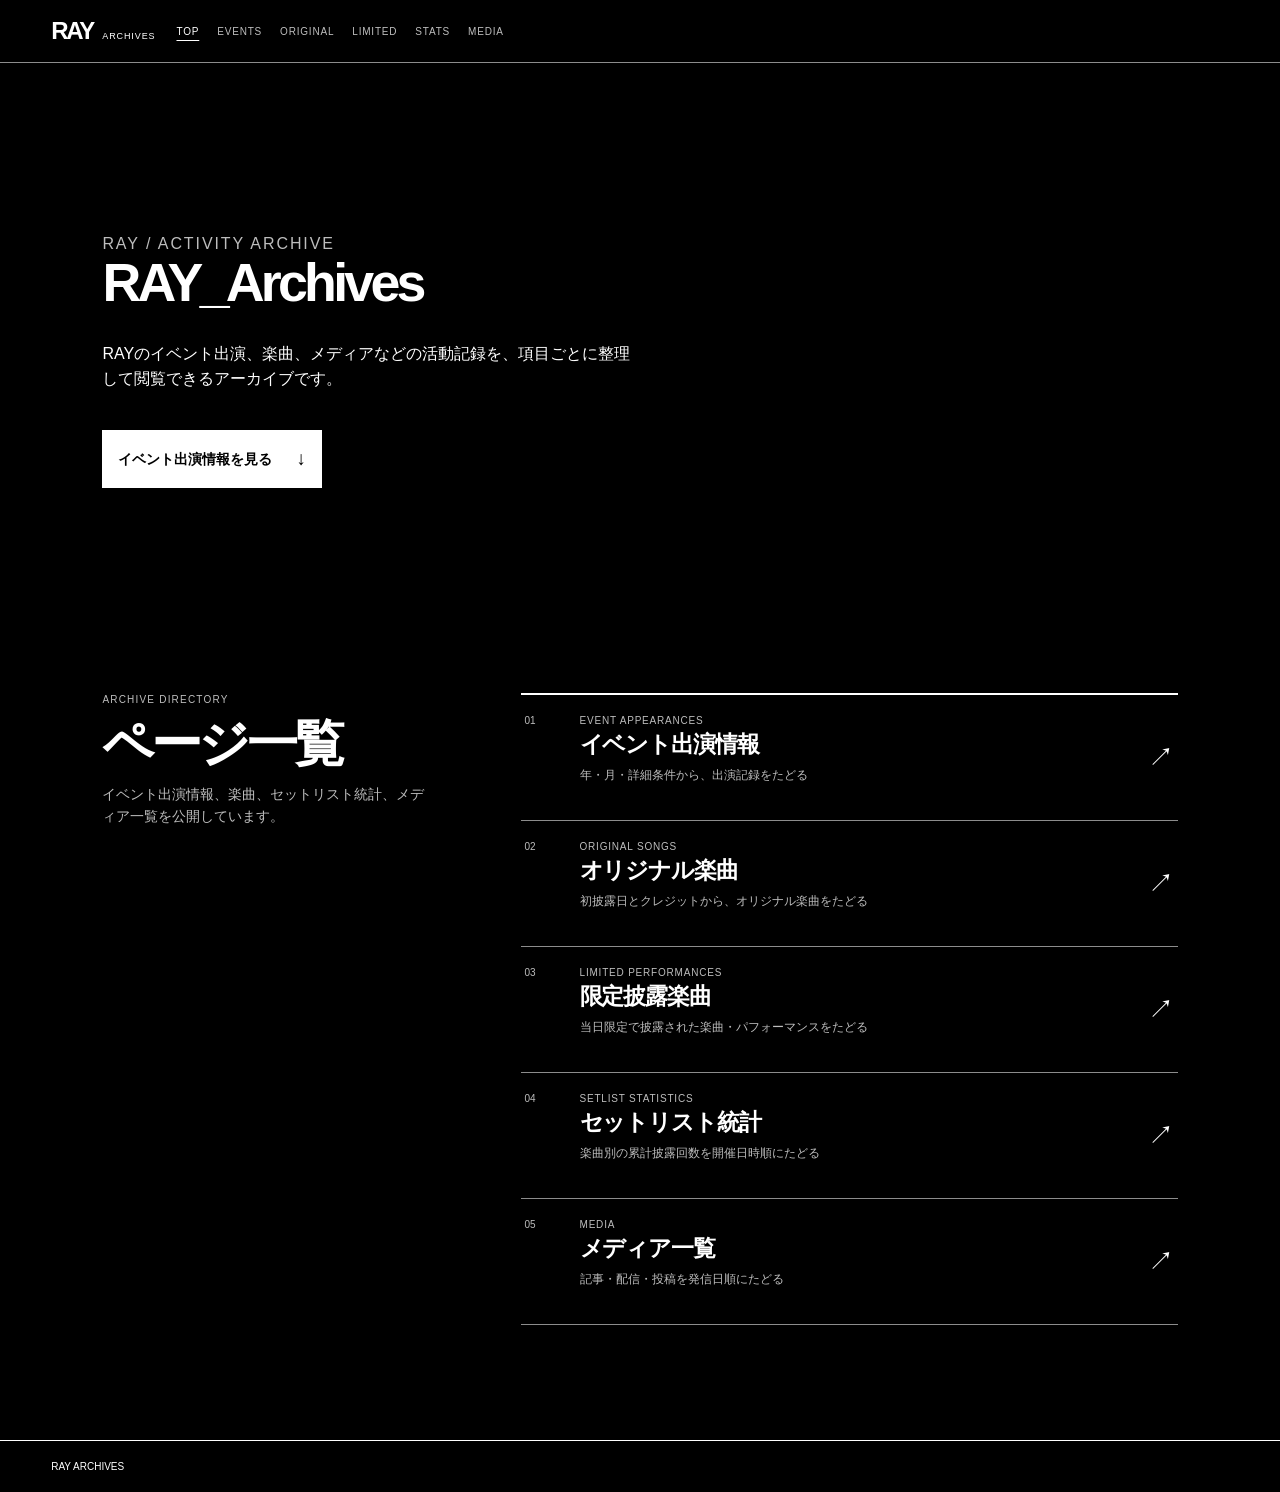
<file: index.html>
<!doctype html>
<html lang="ja">
  <head>
    <meta charset="UTF-8" />
    <meta name="viewport" content="width=device-width, initial-scale=1.0" />
    <meta name="description" content="アイドルグループRAYの活動記録を分野ごとに閲覧できるアーカイブ" />
    <meta name="robots" content="index,follow" />
    <meta name="google-site-verification" content="TF4WVhsZFQbN4tltDqkndMN8Iw1hAvyY95iJapKGbL4" />
    <link rel="canonical" href="https://hamaboh.github.io/RAY_Archives/" />
    <meta property="og:type" content="website" />
    <meta property="og:site_name" content="RAY Archives" />
    <meta property="og:title" content="RAY Archives" />
    <meta property="og:description" content="RAYのイベント出演、楽曲、セットリスト統計を閲覧できるアーカイブ" />
    <meta property="og:url" content="https://hamaboh.github.io/RAY_Archives/" />
    <title>RAY Archives</title>
    <link rel="stylesheet" href="site.css?v=20261107-song-pages" />
  </head>
  <body class="home-page">
    <a class="skip-link" href="#archive-pages">ページ一覧へ移動</a>
    <header class="site-header">
      <a class="wordmark" href="./" aria-label="RAY Archives トップ">RAY <span>ARCHIVES</span></a>
      <nav aria-label="主なページ"><a href="./" aria-current="page">TOP</a><a href="events/">EVENTS</a><a href="songs/">ORIGINAL</a><a href="limited-songs/">LIMITED</a><a href="statistics/">STATS</a><a href="media/">MEDIA</a></nav>
    </header>
    <main>
      <section class="home-hero" aria-labelledby="page-title"><p class="eyebrow">RAY / ACTIVITY ARCHIVE</p><h1 id="page-title">RAY_Archives</h1><p>RAYのイベント出演、楽曲、メディアなどの活動記録を、項目ごとに整理して閲覧できるアーカイブです。</p><a class="primary-link" href="events/">イベント出演情報を見る <span>↓</span></a></section>
      <section id="archive-pages" class="archive-pages" aria-labelledby="archive-pages-title"><header><p class="eyebrow">ARCHIVE DIRECTORY</p><h2 id="archive-pages-title">ページ一覧</h2><p>イベント出演情報、楽曲、セットリスト統計、メディア一覧を公開しています。</p></header><div class="page-grid"><a class="page-card page-card--active" href="events/"><span class="page-number">01</span><div><p>EVENT APPEARANCES</p><h3>イベント出演情報</h3><span class="page-card-copy">年・月・詳細条件から、出演記録をたどる</span></div><b aria-hidden="true">↗</b></a><a class="page-card page-card--active" href="songs/"><span class="page-number">02</span><div><p>ORIGINAL SONGS</p><h3>オリジナル楽曲</h3><span class="page-card-copy">初披露日とクレジットから、オリジナル楽曲をたどる</span></div><b aria-hidden="true">↗</b></a><a class="page-card page-card--active" href="limited-songs/"><span class="page-number">03</span><div><p>LIMITED PERFORMANCES</p><h3>限定披露楽曲</h3><span class="page-card-copy">当日限定で披露された楽曲・パフォーマンスをたどる</span></div><b aria-hidden="true">↗</b></a><a class="page-card page-card--active" href="statistics/"><span class="page-number">04</span><div><p>SETLIST STATISTICS</p><h3>セットリスト統計</h3><span class="page-card-copy">楽曲別の累計披露回数を開催日時順にたどる</span></div><b aria-hidden="true">↗</b></a><a class="page-card page-card--active" href="media/"><span class="page-number">05</span><div><p>MEDIA</p><h3>メディア一覧</h3><span class="page-card-copy">記事・配信・投稿を発信日順にたどる</span></div><b aria-hidden="true">↗</b></a></div></section>
    </main>
    <footer><p>RAY ARCHIVES</p></footer>
  </body>
</html>
</file>
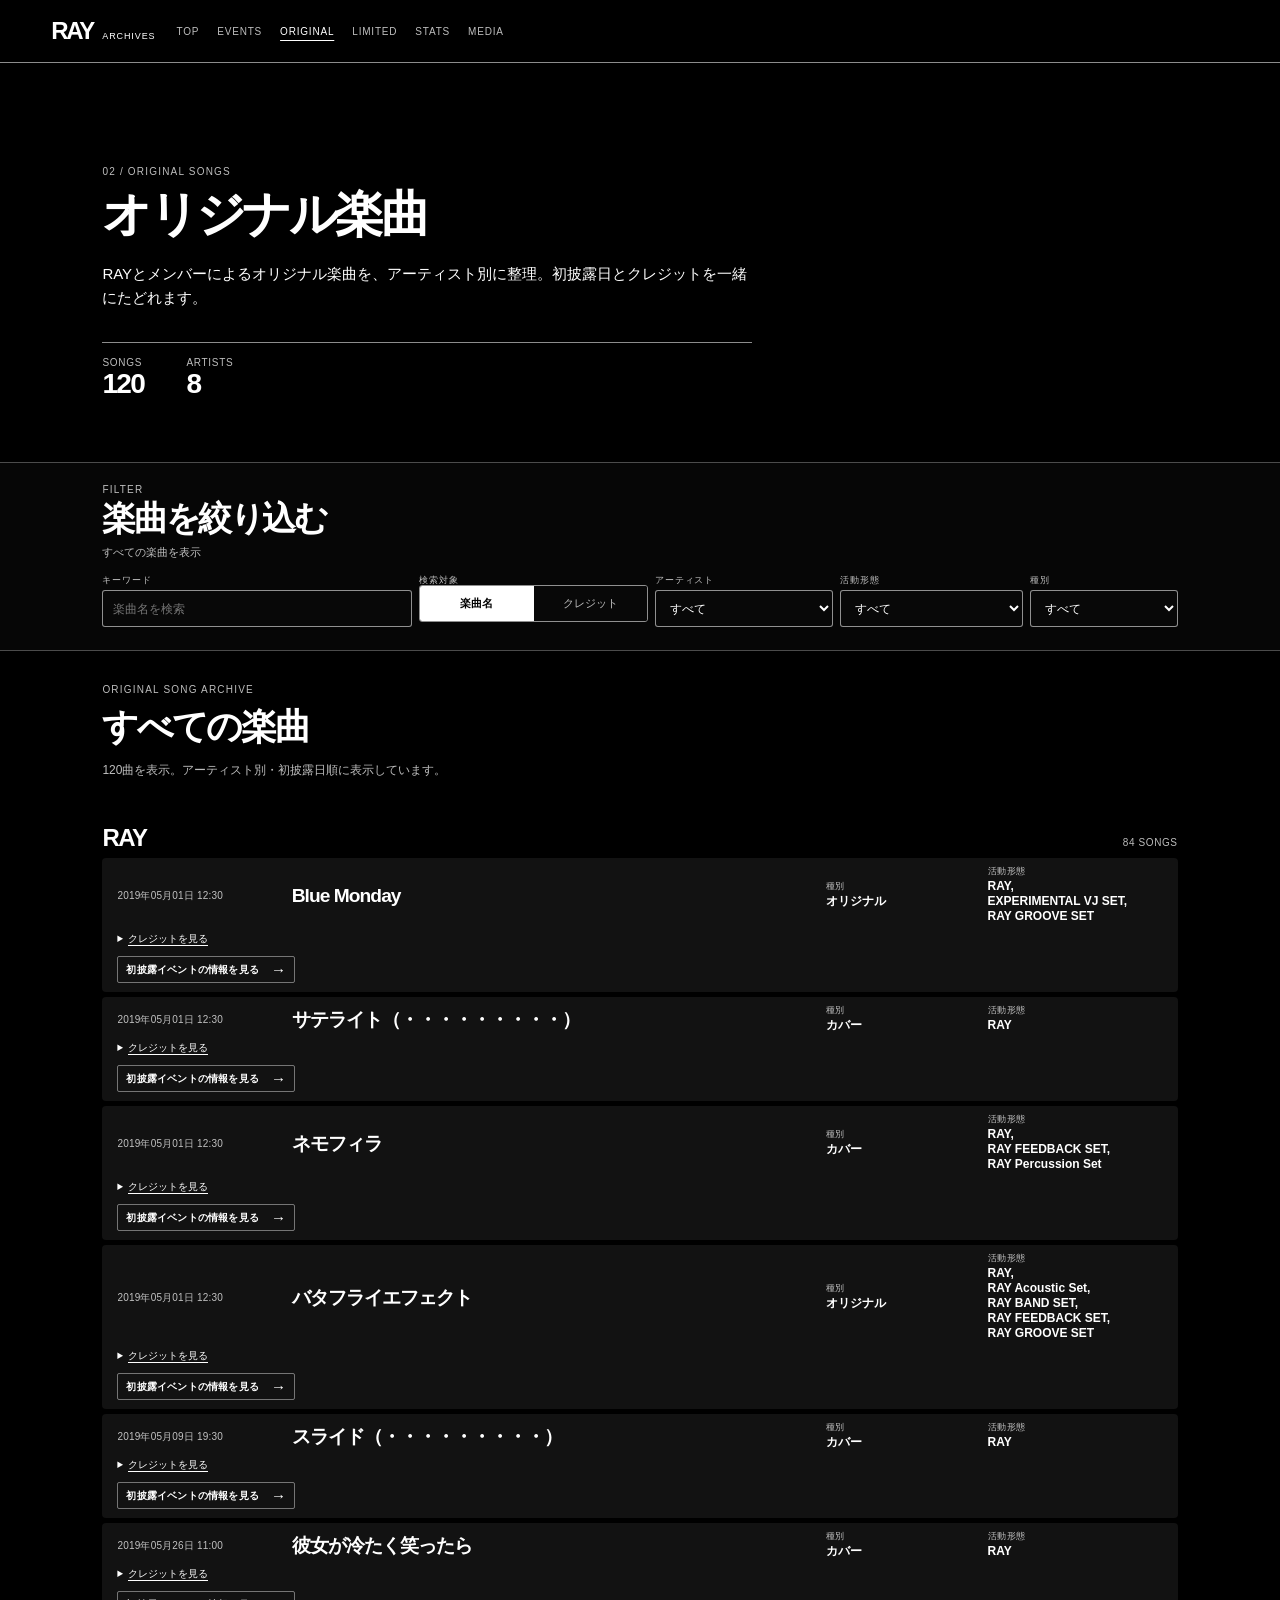
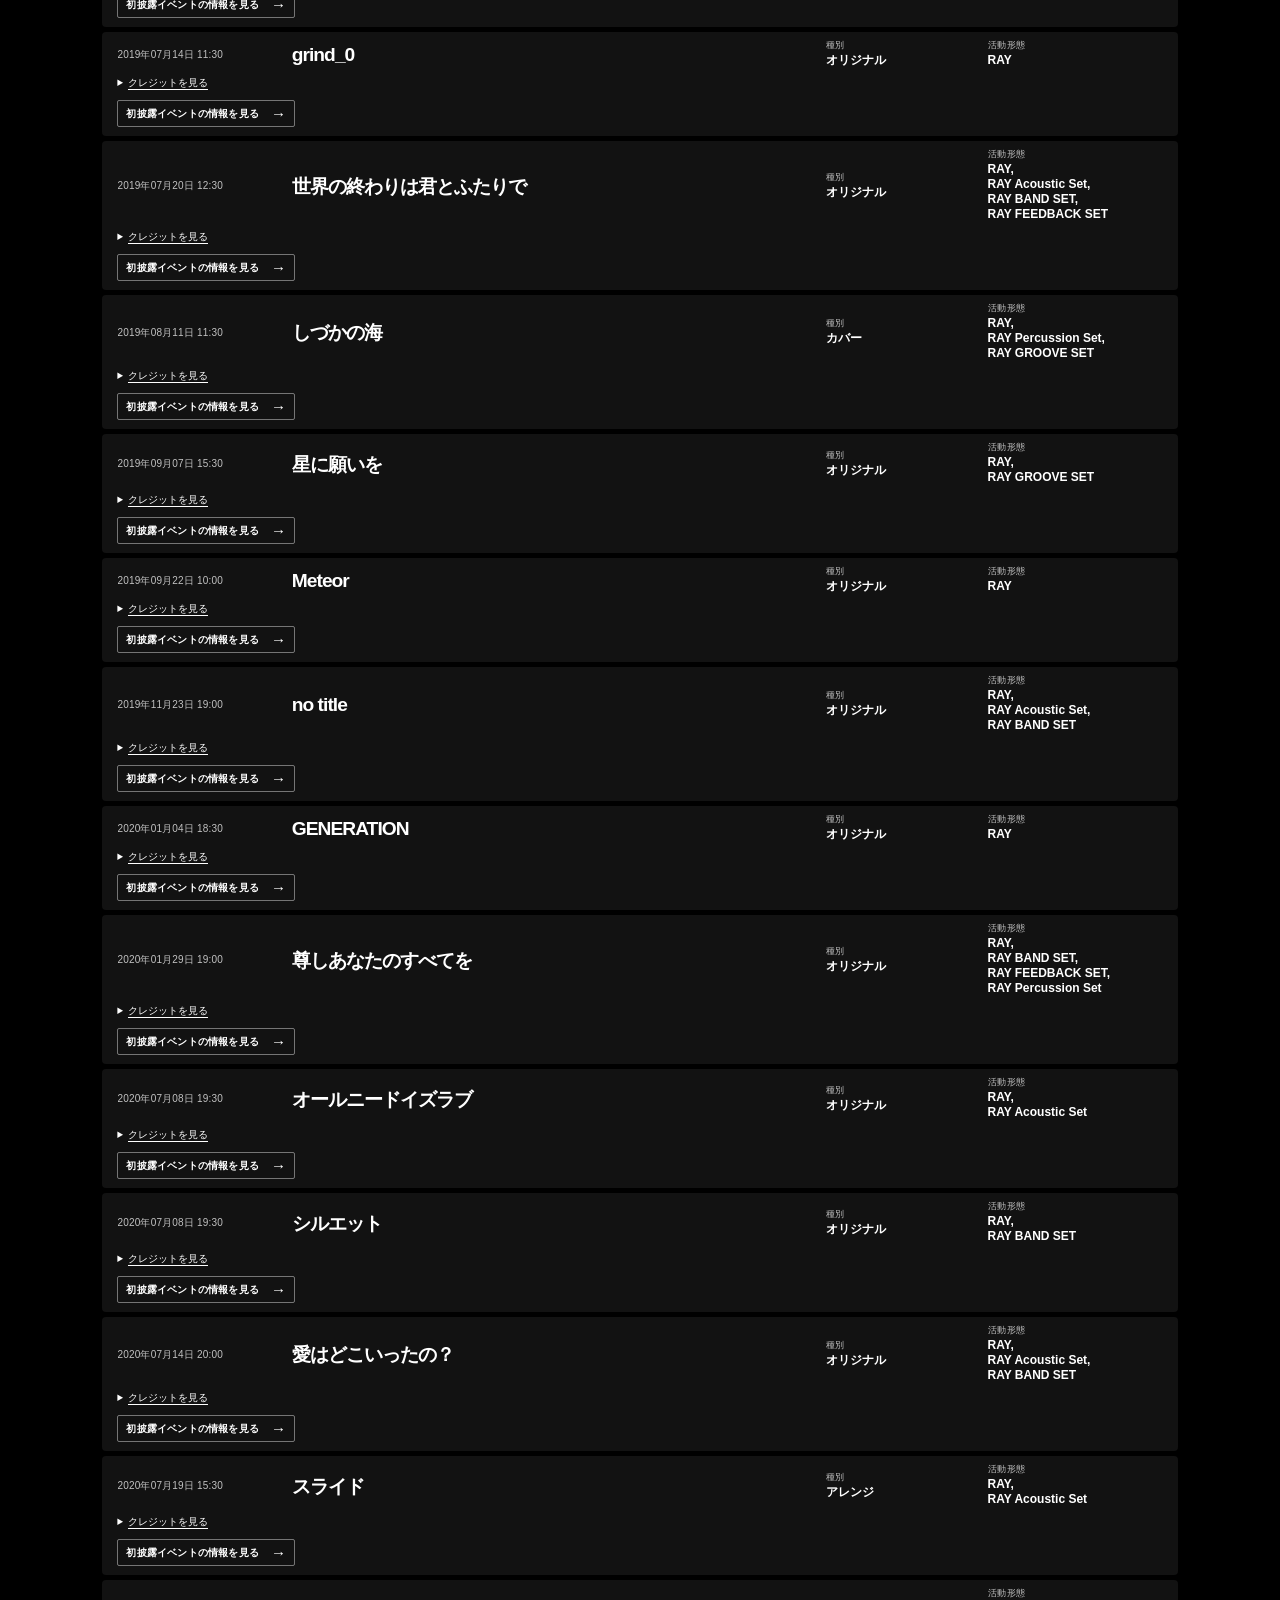
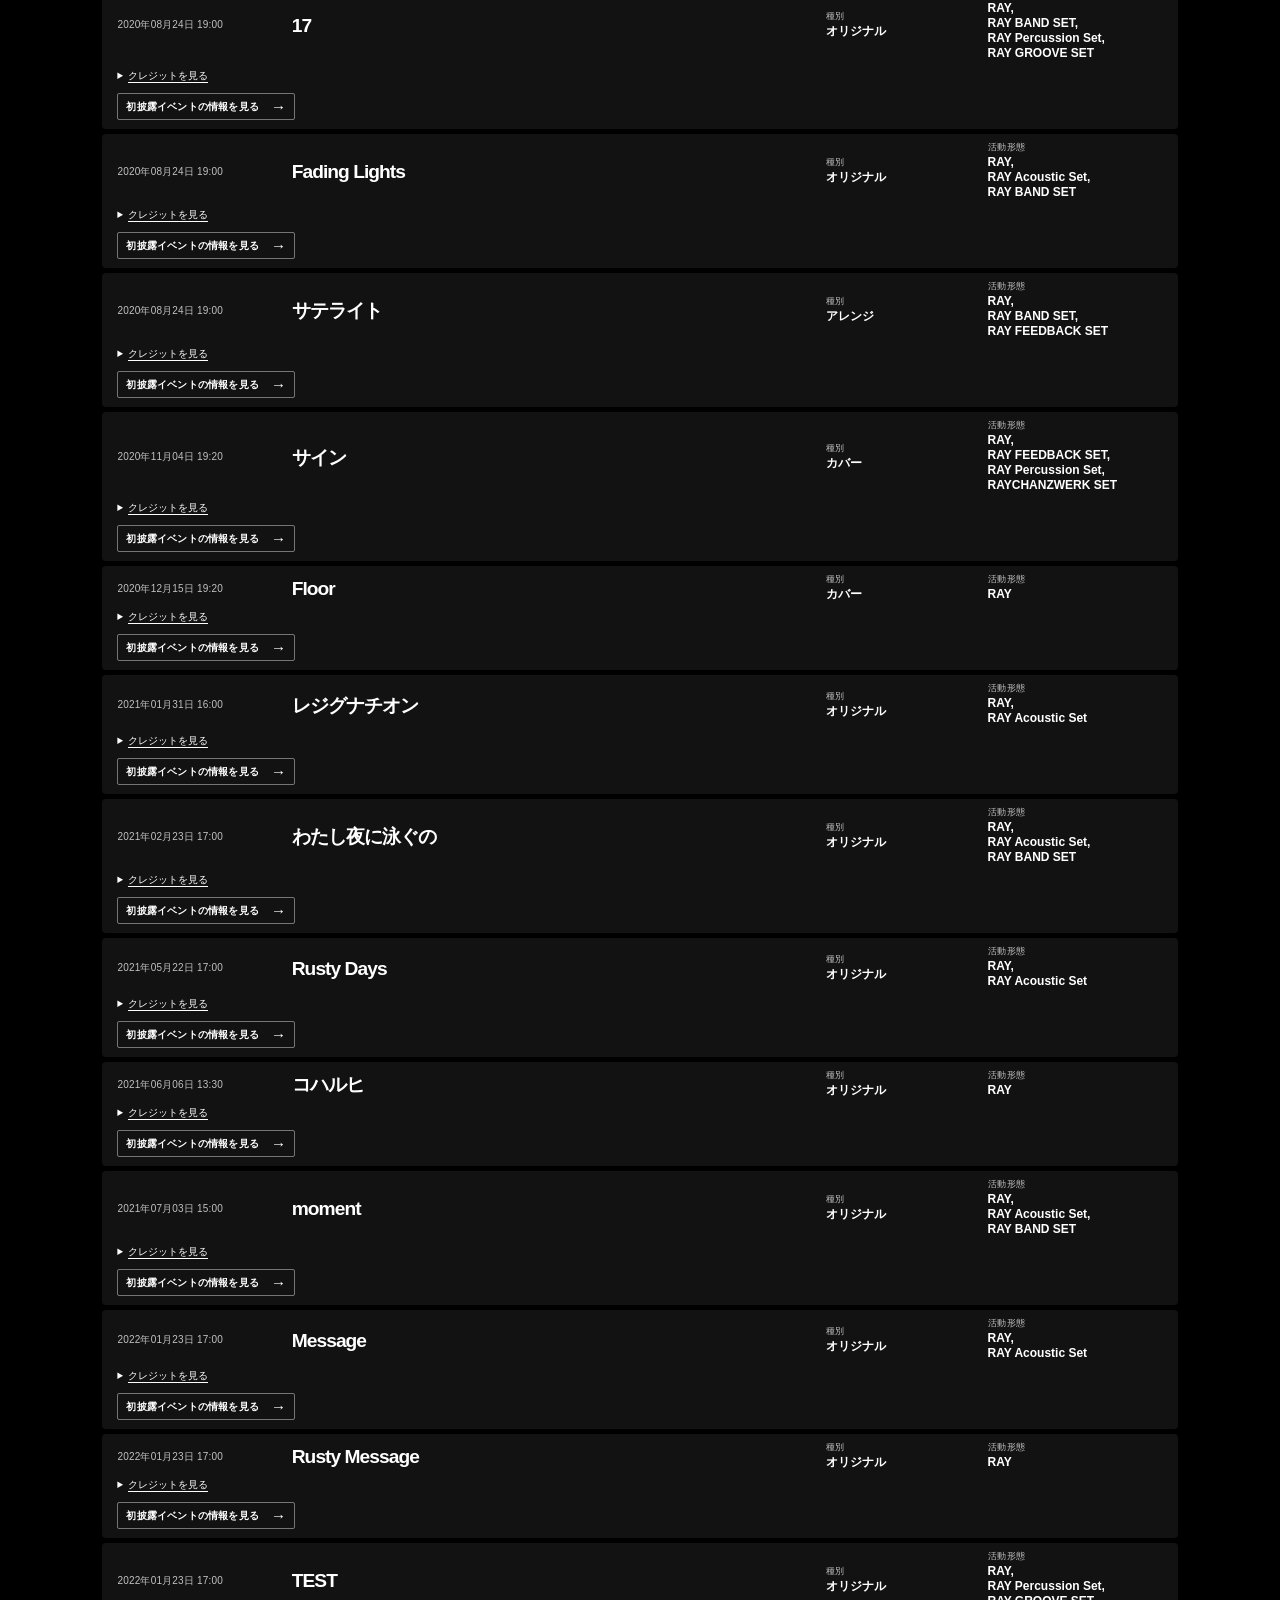
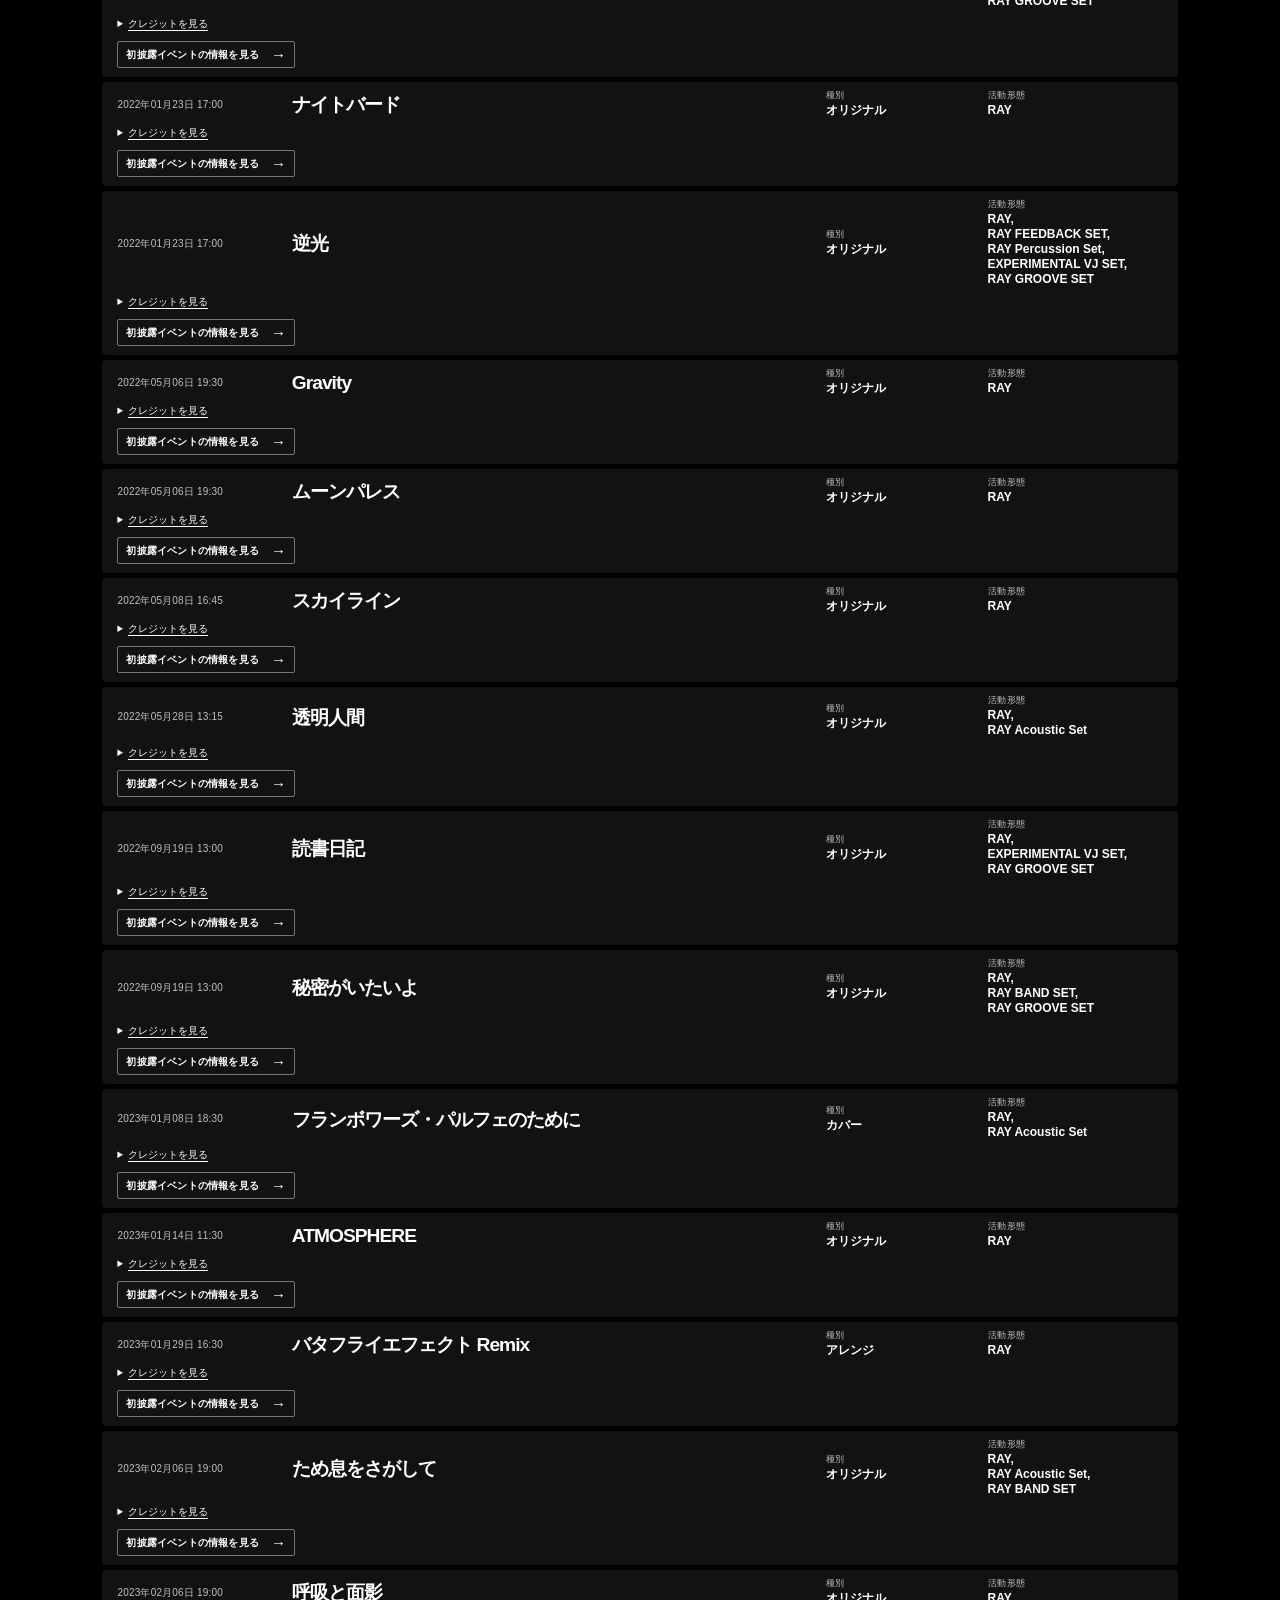
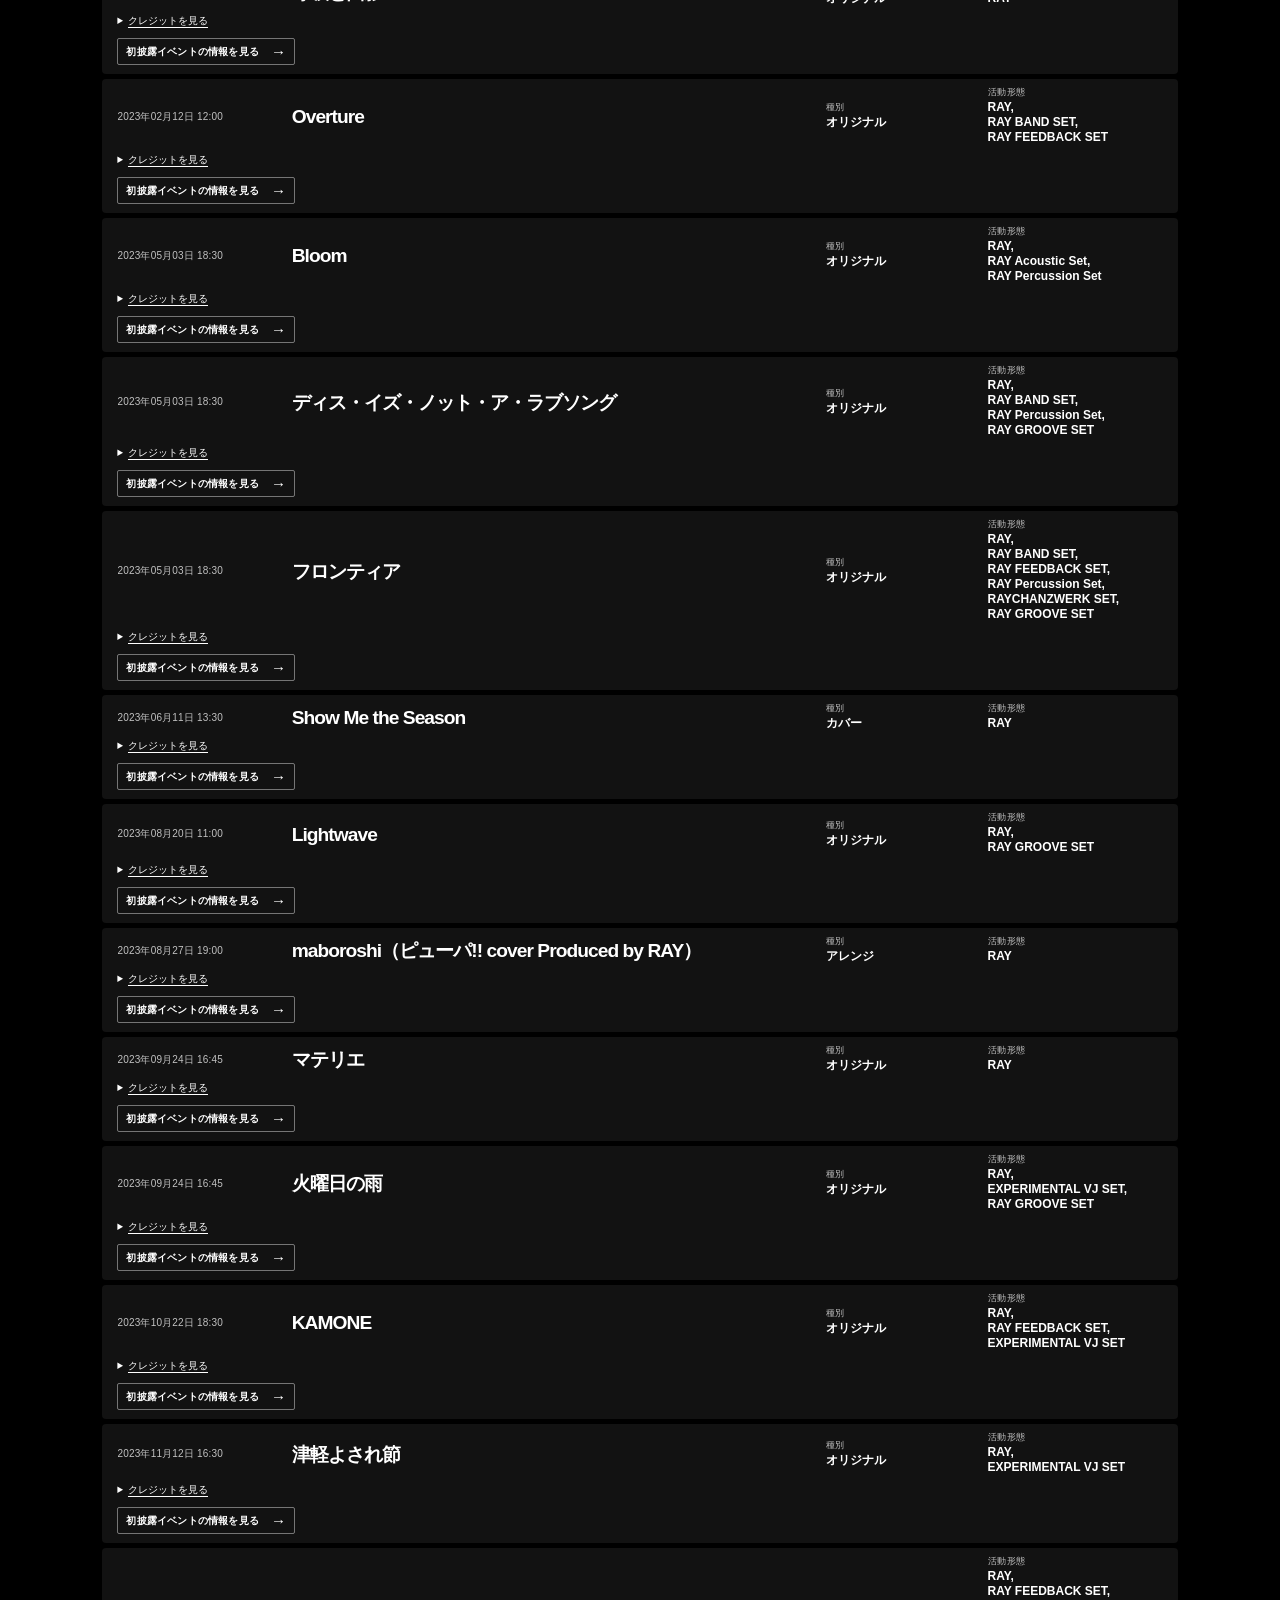
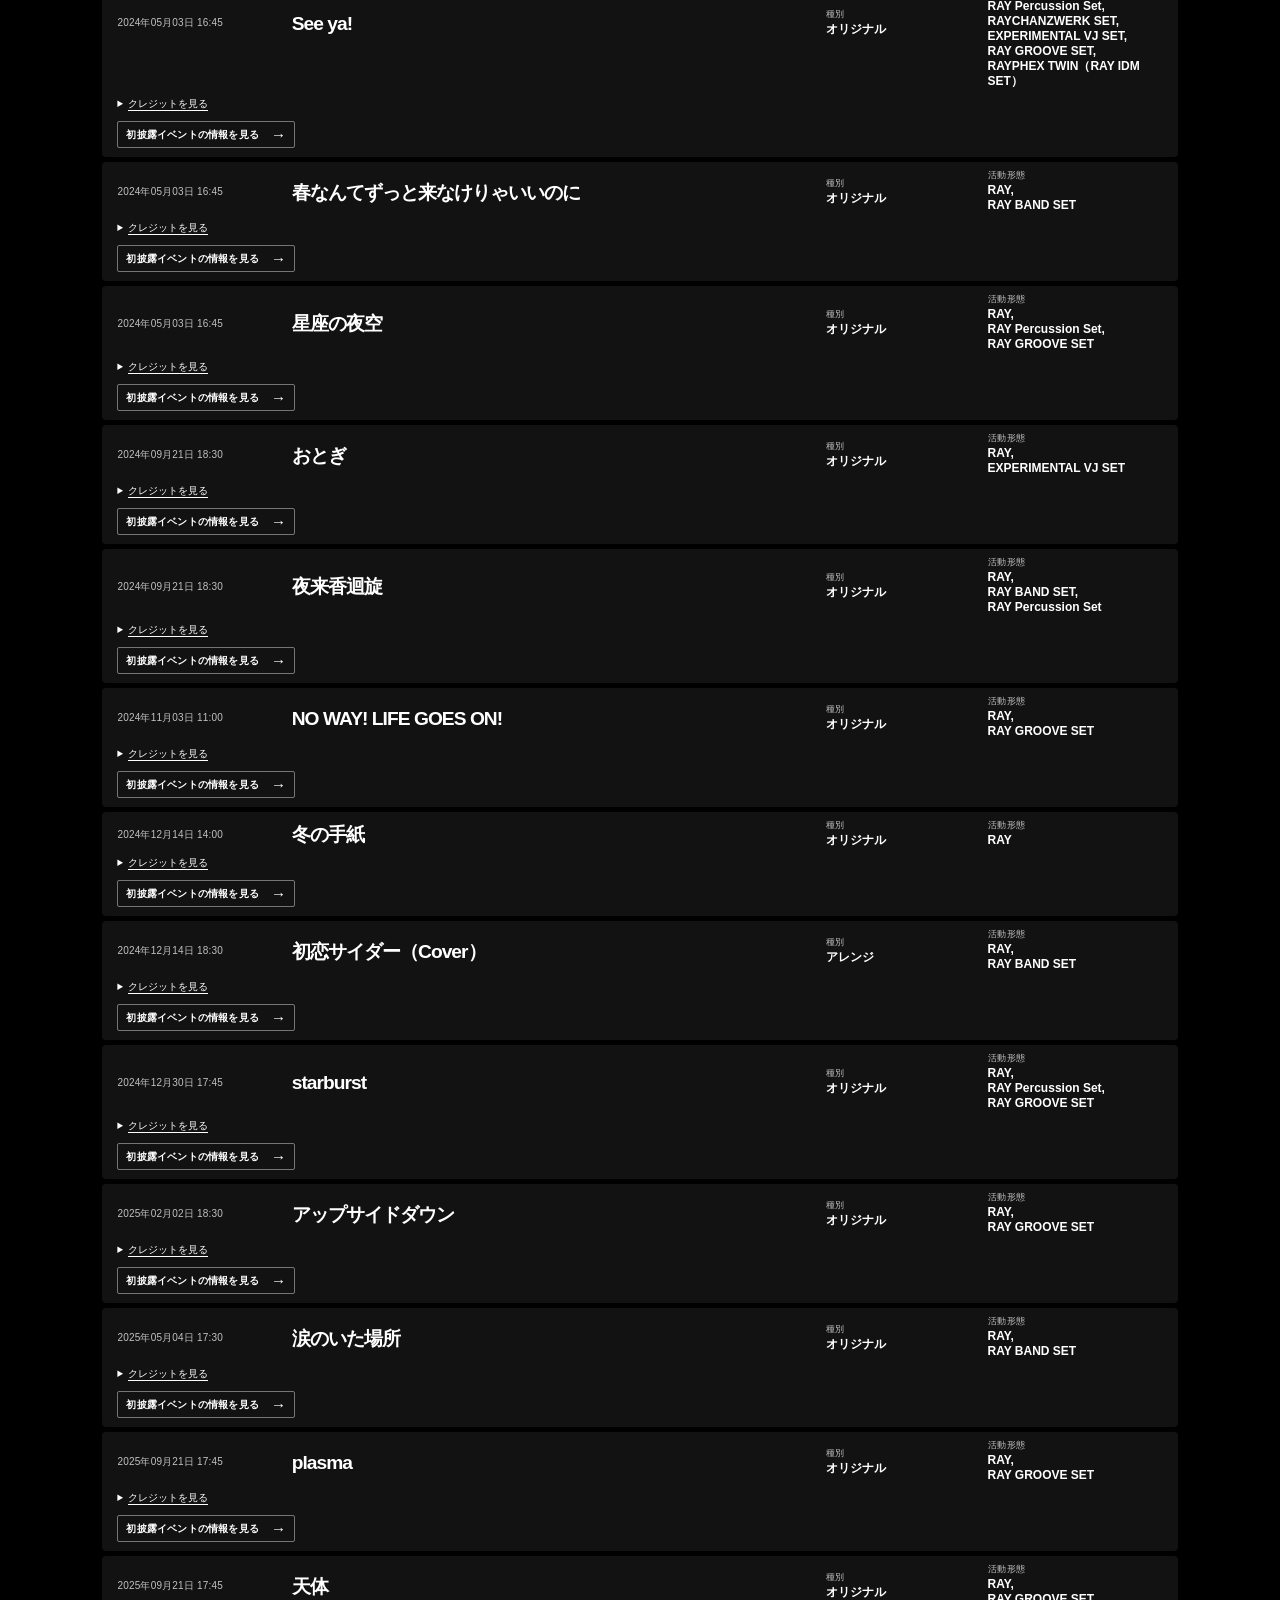
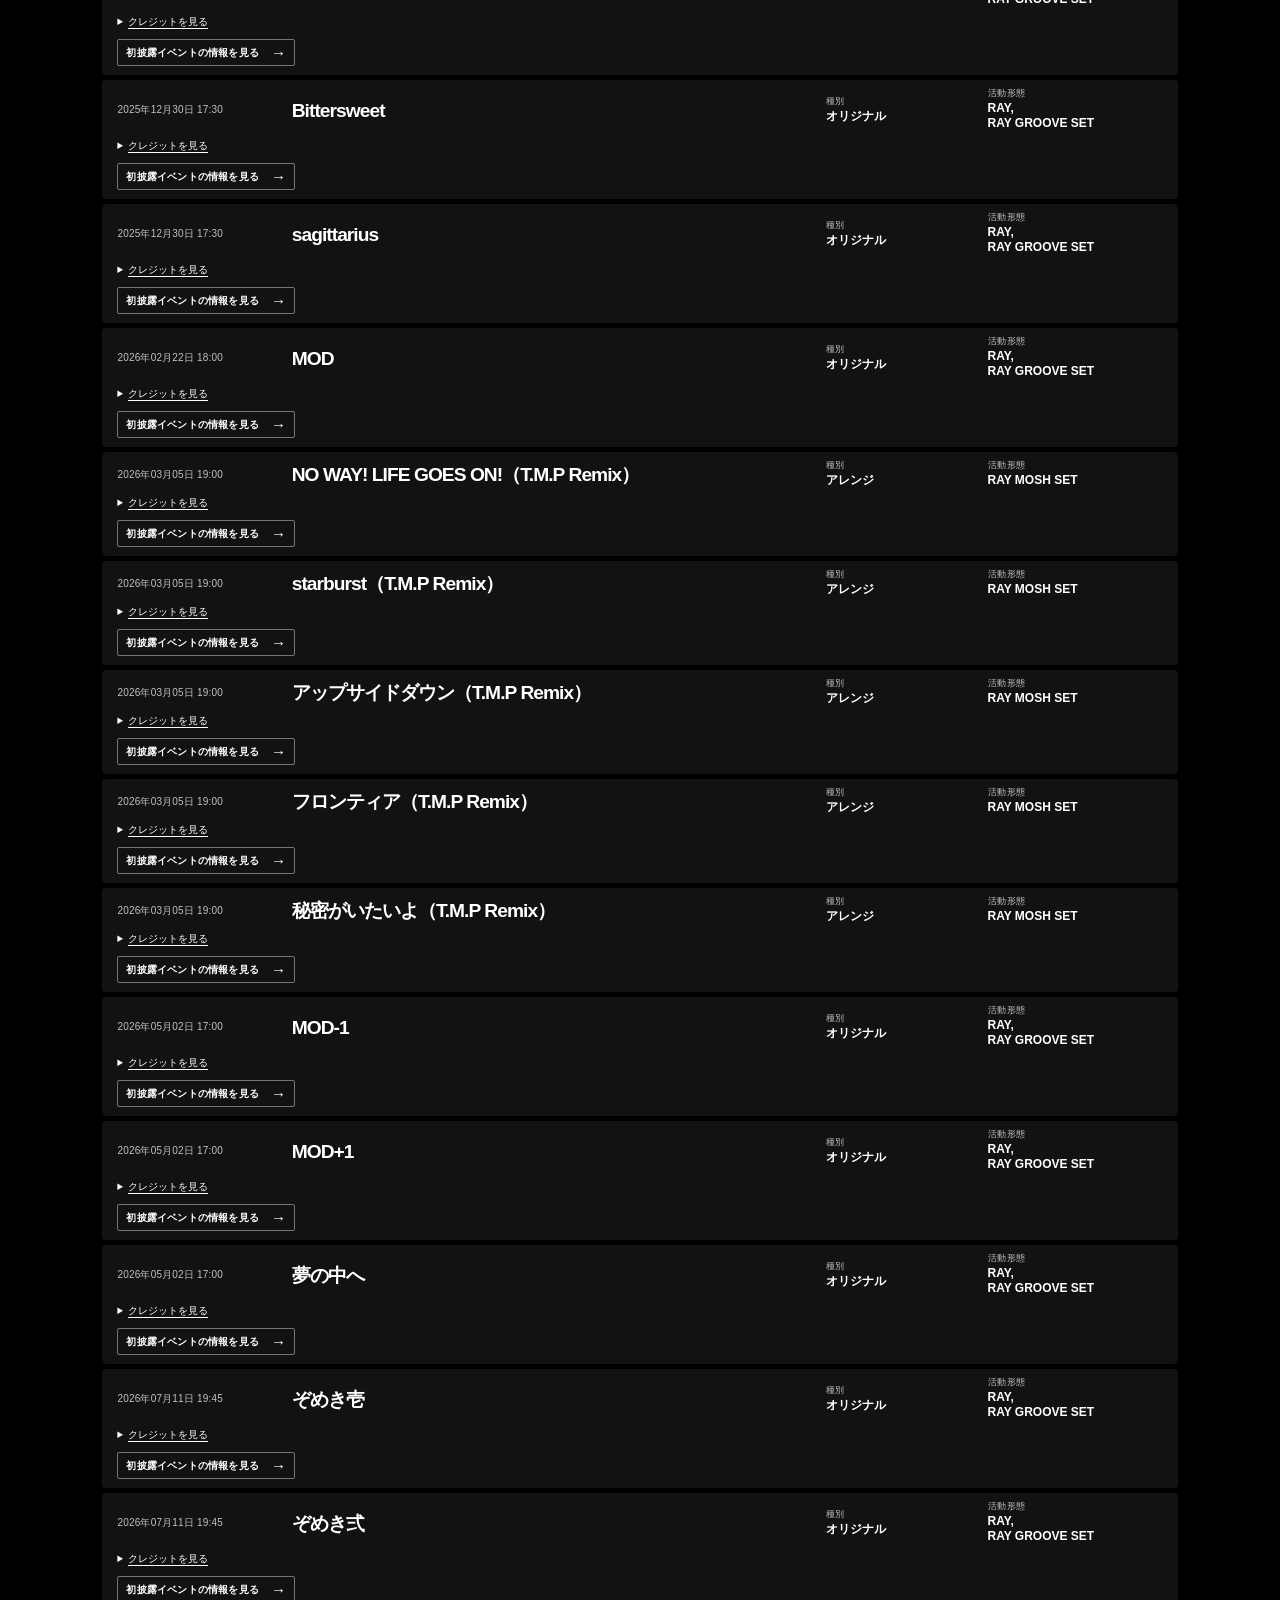
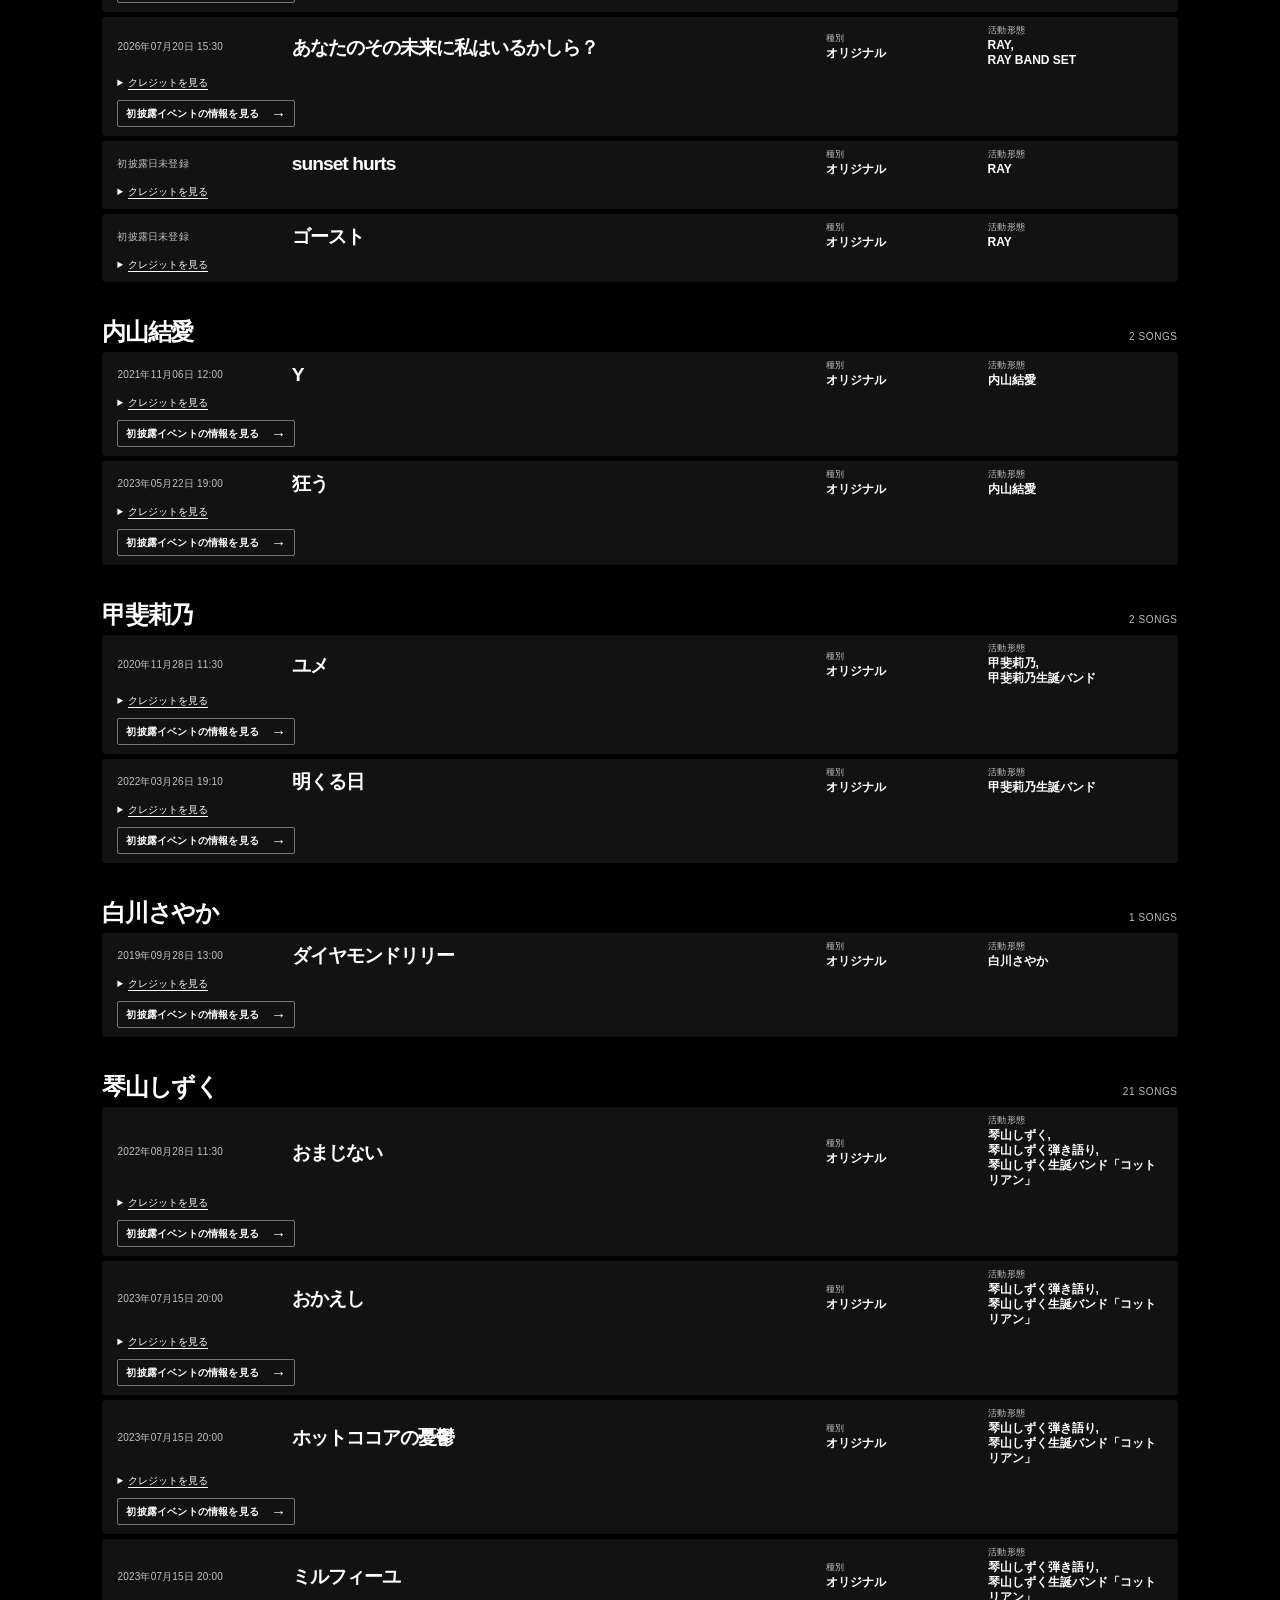
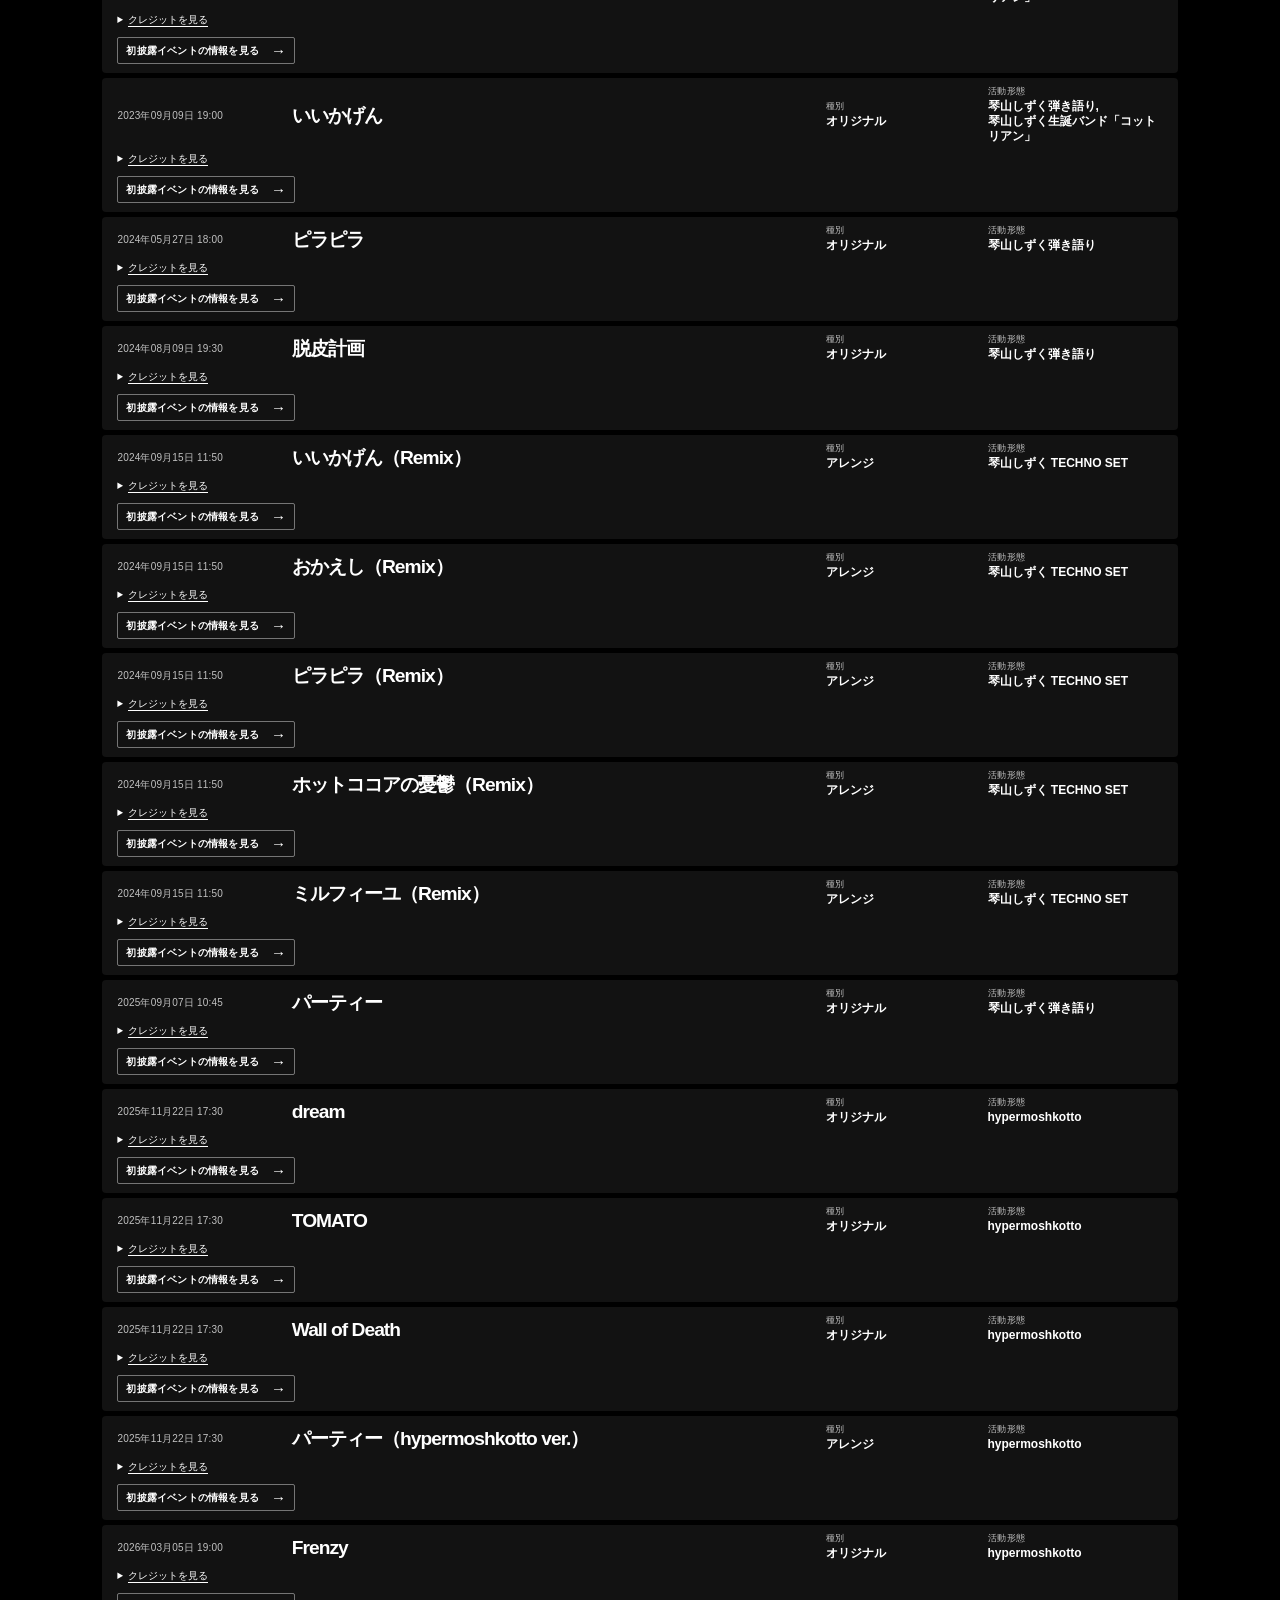
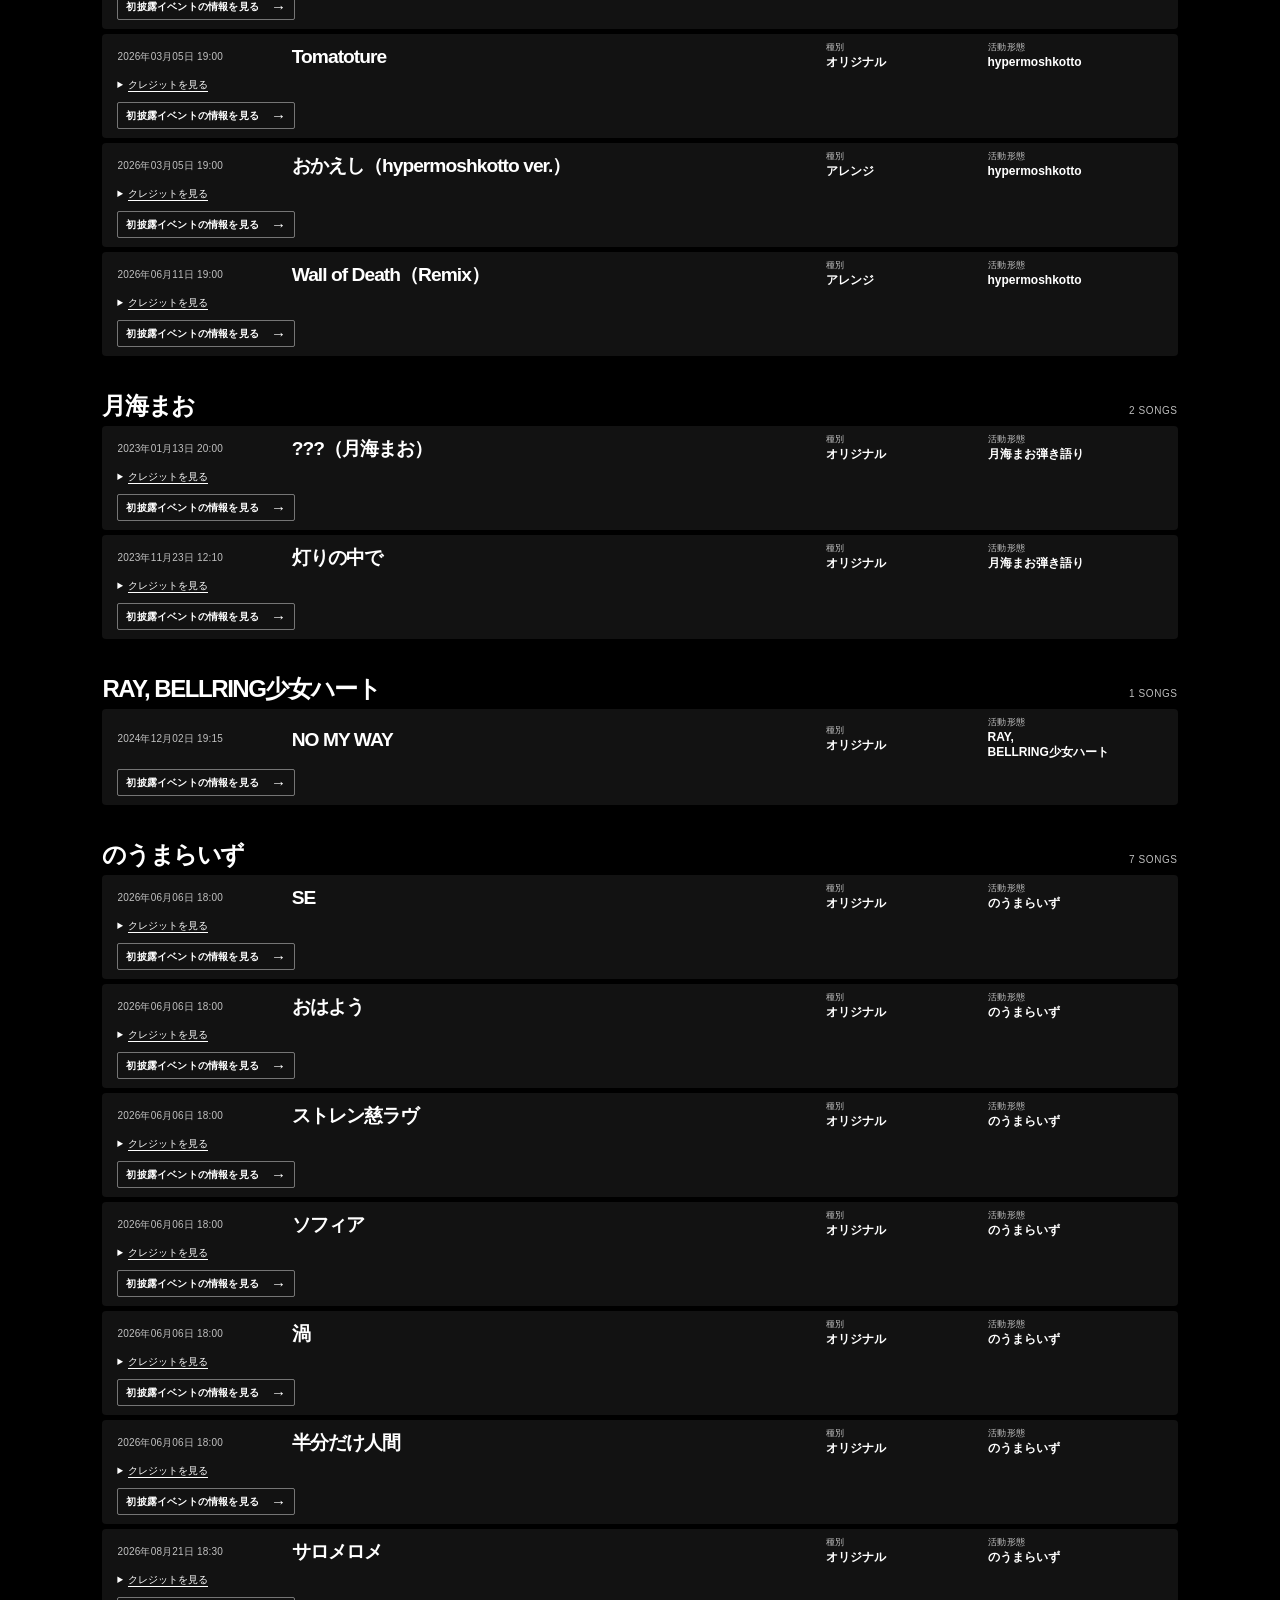
<file: songs/index.html>
<!doctype html>
<html lang="ja">
  <head>
    <meta charset="UTF-8" />
    <meta name="viewport" content="width=device-width, initial-scale=1.0" />
    <meta name="description" content="RAYとメンバーによるオリジナル楽曲の初披露日、クレジット、アレンジ情報をたどれるアーカイブ" />
    <meta name="robots" content="index,follow" />
    <link rel="canonical" href="https://hamaboh.github.io/RAY_Archives/songs/" />
    <meta property="og:type" content="website" />
    <meta property="og:site_name" content="RAY Archives" />
    <meta property="og:title" content="オリジナル楽曲 — RAY Archives" />
    <meta property="og:description" content="RAYとメンバーによるオリジナル楽曲の初披露日、クレジット、アレンジ情報をたどれるアーカイブ" />
    <meta property="og:url" content="https://hamaboh.github.io/RAY_Archives/songs/" />
    <title>オリジナル楽曲 — RAY Archives</title>
    <link rel="stylesheet" href="../site.css?v=20261108-mobile-responsive" />
  </head>
  <body class="songs-page">
    <a class="skip-link" href="#song-results">楽曲一覧へ移動</a>
    <header class="site-header">
      <a class="wordmark" href="../" aria-label="RAY Archives トップ">RAY <span>ARCHIVES</span></a>
      <nav aria-label="主なページ"><a href="../">TOP</a><a href="../events/">EVENTS</a><a href="./" aria-current="page">ORIGINAL</a><a href="../limited-songs/">LIMITED</a><a href="../statistics/">STATS</a><a href="../media/">MEDIA</a></nav>
    </header>
    <main>
      <section class="page-hero page-hero--songs" aria-labelledby="page-title">
        <div><p class="eyebrow">02 / ORIGINAL SONGS</p><h1 id="page-title">オリジナル楽曲</h1></div>
        <div class="hero-copy"><p>RAYとメンバーによるオリジナル楽曲を、アーティスト別に整理。初披露日とクレジットを一緒にたどれます。</p><dl class="event-summary song-summary"><div><dt>SONGS</dt><dd id="song-total">—</dd></div><div><dt>ARTISTS</dt><dd id="artist-total">—</dd></div></dl></div>
      </section>
      <section class="song-controls" aria-labelledby="song-filter-heading">
        <div class="song-controls-copy"><p class="eyebrow">FILTER</p><h2 id="song-filter-heading">楽曲を絞り込む</h2><p id="song-filter-status">すべての楽曲を表示</p></div>
        <div class="song-filter-fields">
          <label class="song-search"><span>キーワード</span><input id="song-search" type="search" placeholder="楽曲名を検索" autocomplete="off" /></label>
          <fieldset class="song-search-scope"><legend>検索対象</legend><div><button type="button" data-search-scope="title" aria-pressed="true">楽曲名</button><button type="button" data-search-scope="credits" aria-pressed="false">クレジット</button></div></fieldset>
          <label class="song-select"><span>アーティスト</span><select id="artist-filter"><option value="">すべて</option></select></label>
          <label class="song-select"><span>活動形態</span><select id="form-filter"><option value="">すべて</option></select></label>
          <label class="song-select"><span>種別</span><select id="type-filter"><option value="">すべて</option></select></label>
        </div>
      </section>
      <section id="song-results" class="song-results" aria-live="polite">
        <header class="results-header"><p class="eyebrow">ORIGINAL SONG ARCHIVE</p><h2 id="song-results-title">読み込み中…</h2><p id="song-results-description"></p></header>
        <div id="song-list"></div>
        <p id="song-empty" class="empty-state" hidden>一致する楽曲はありません。検索語または条件を変更してください。</p>
      </section>
    </main>
    <footer><p>RAY ARCHIVES</p><a href="../">TOPへ戻る ↑</a><a href="../limited-songs/">限定披露楽曲</a><a href="../events/">イベント出演情報</a><a href="../statistics/">セットリスト統計</a></footer>
    <script type="module" src="songs.js?v=20261107-form-filter-options"></script>
  </body>
</html>
</file>
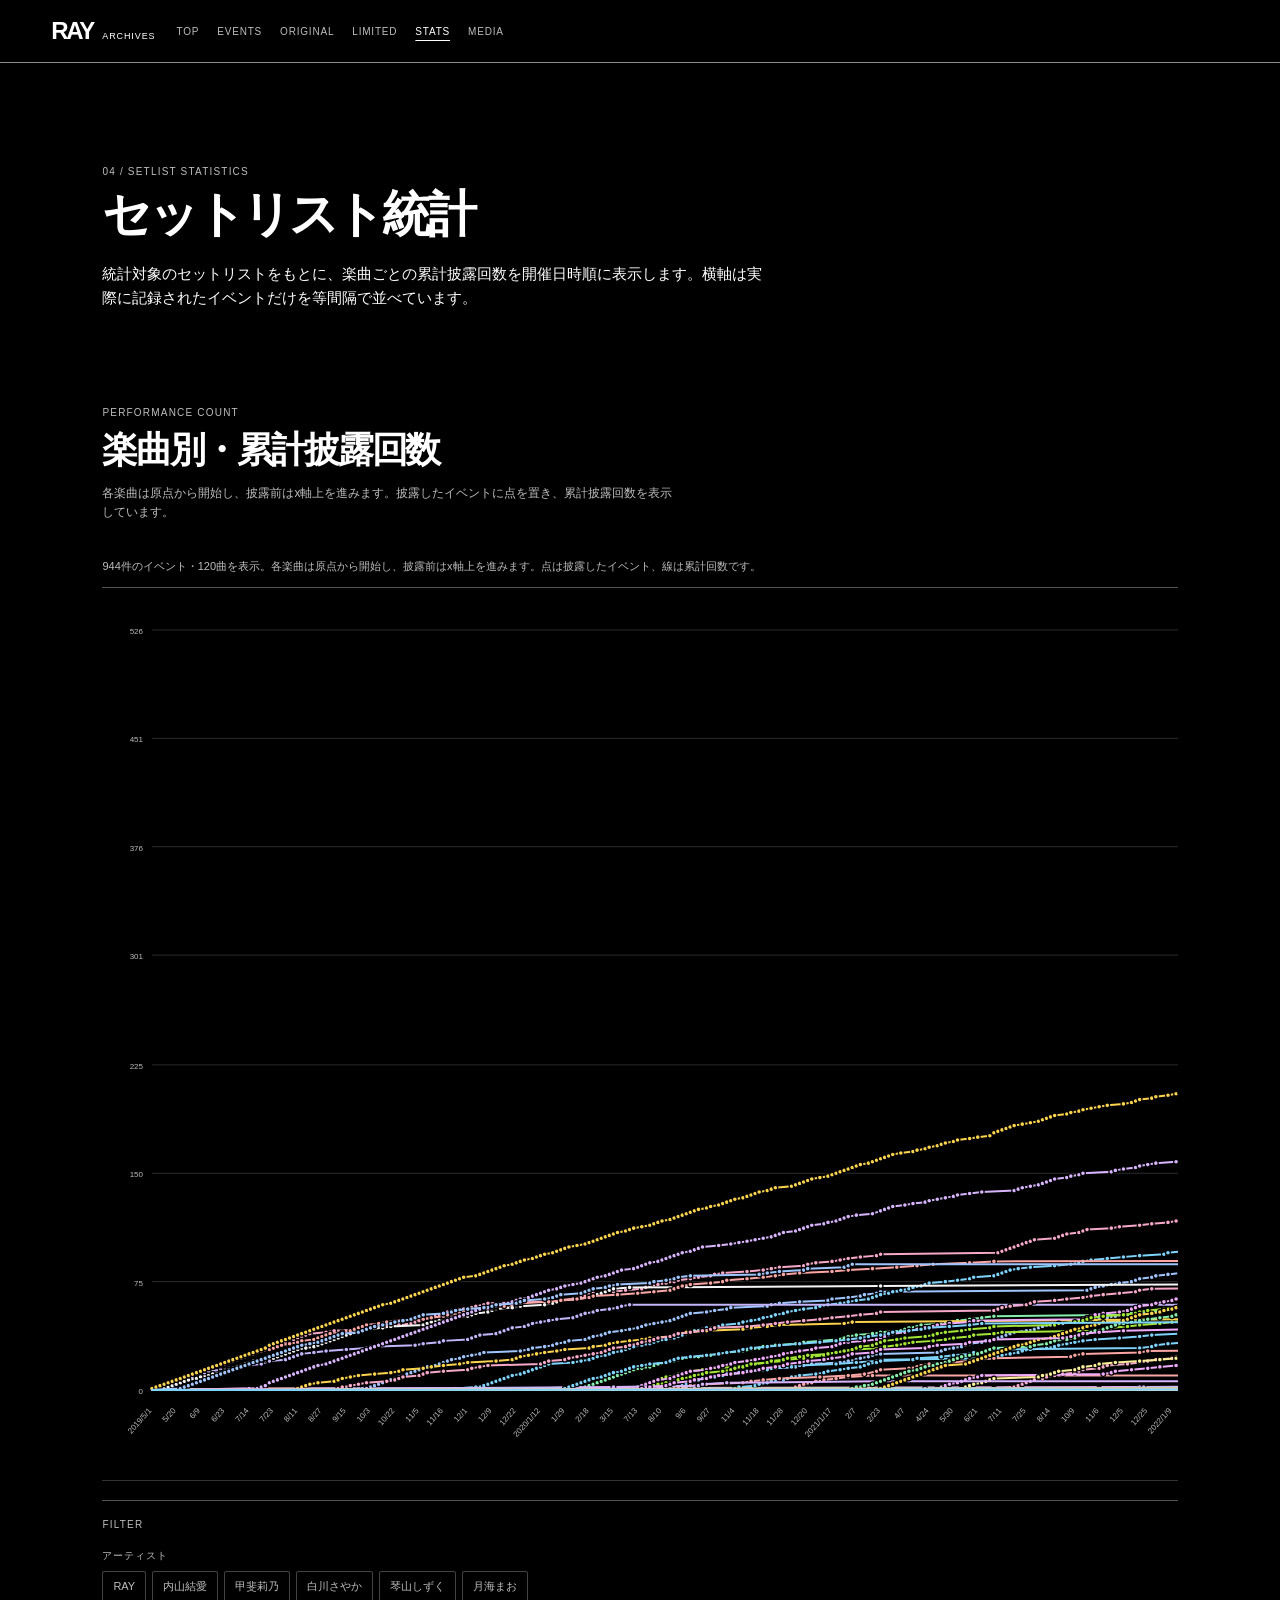
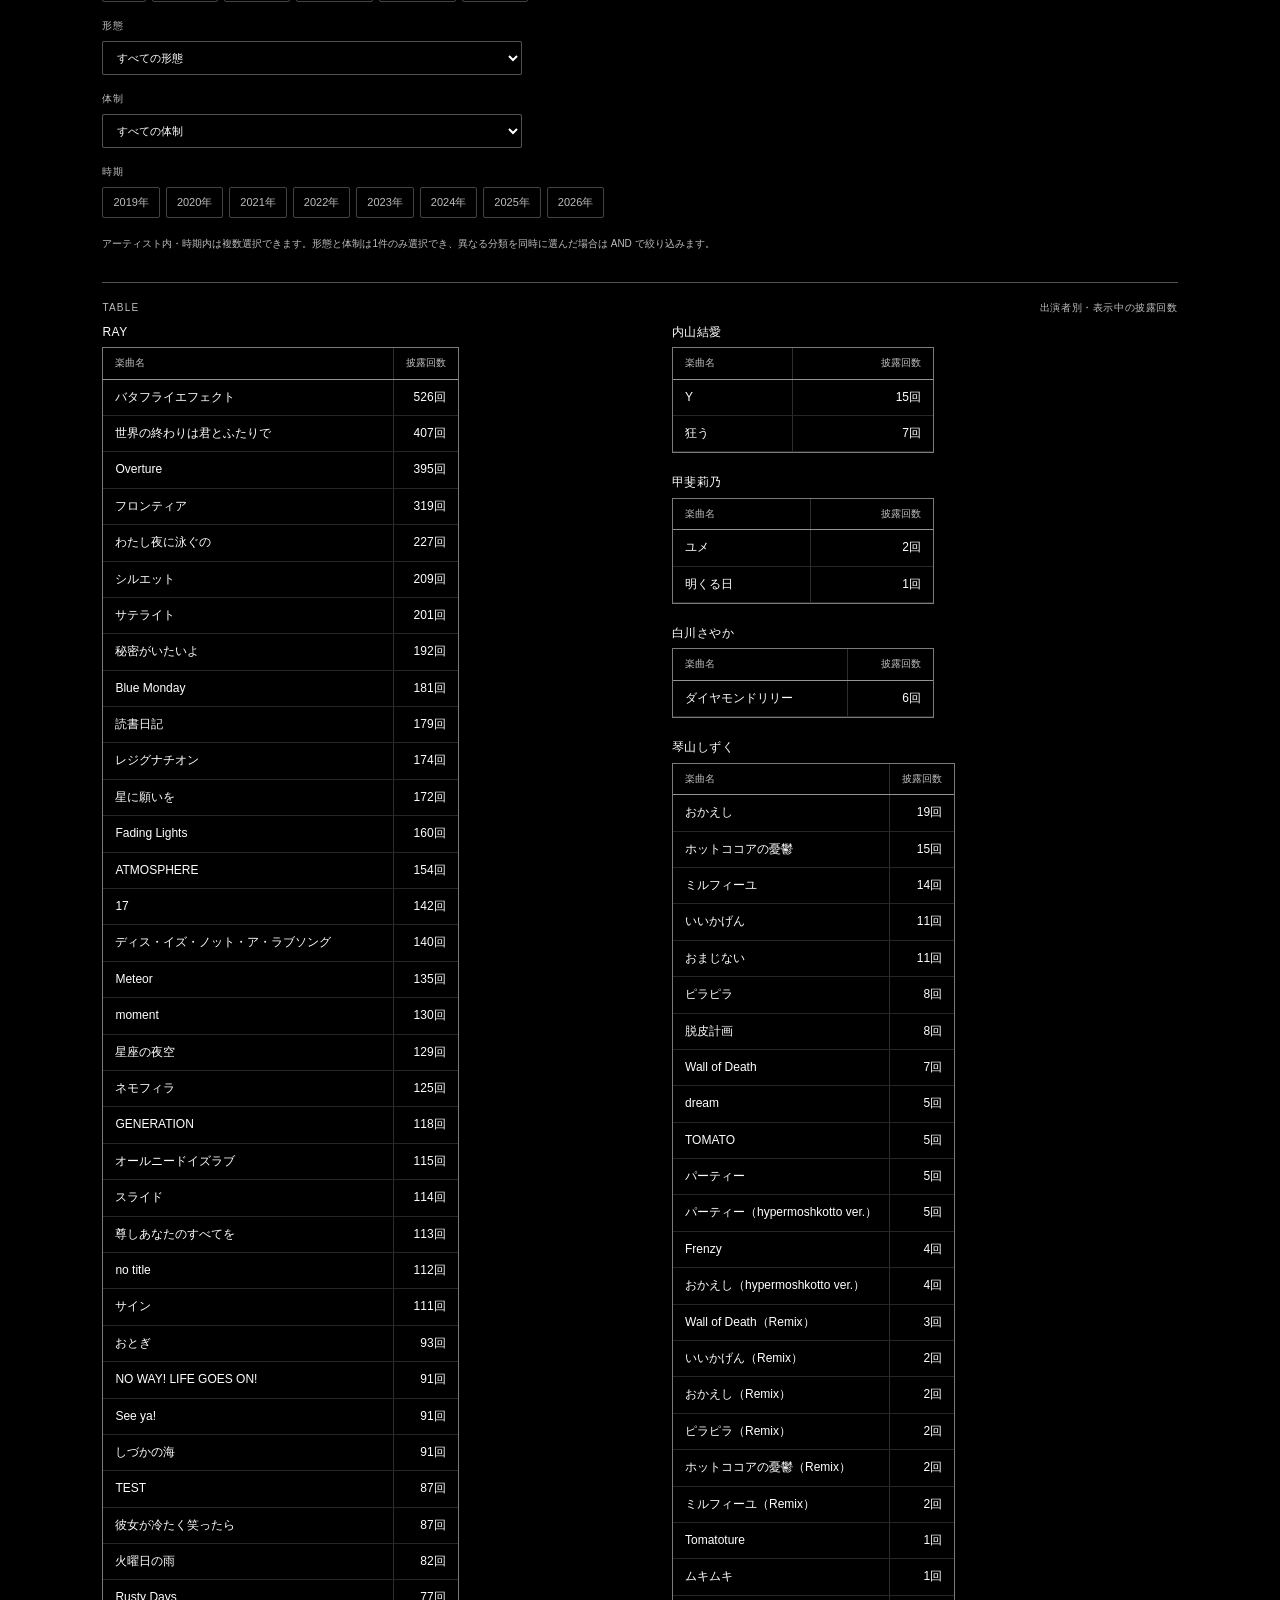
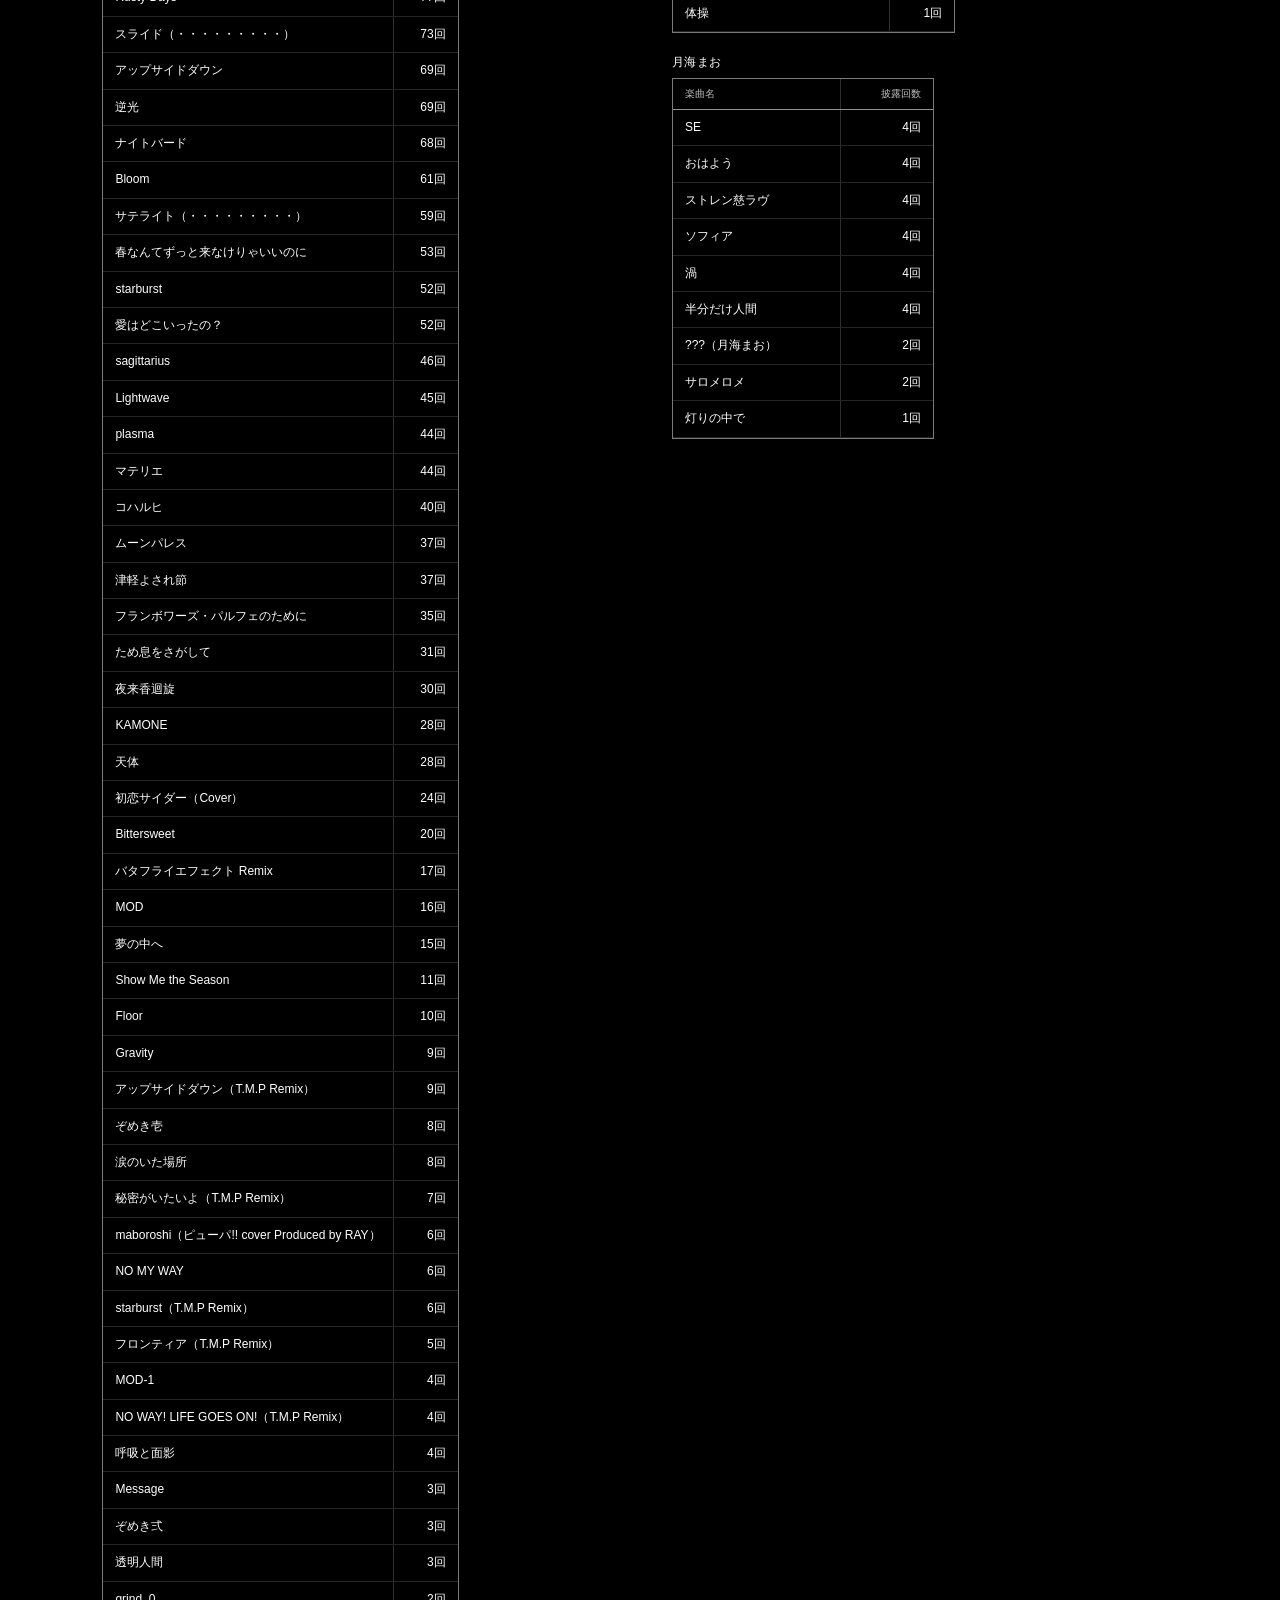
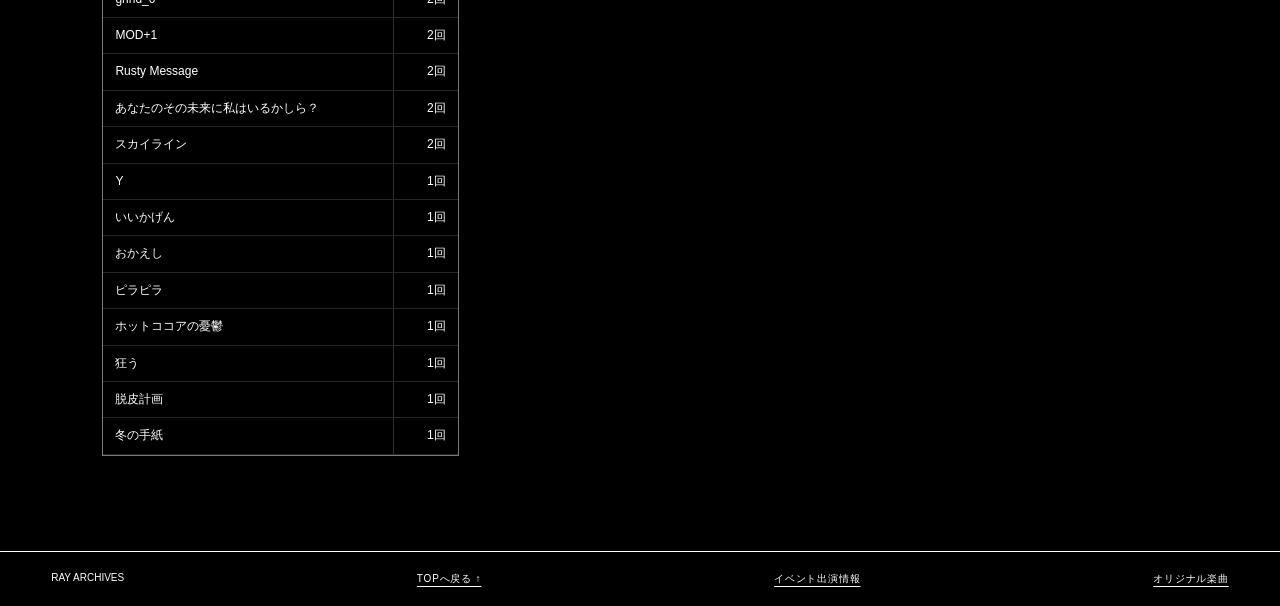
<file: statistics/index.html>
<!doctype html>
<html lang="ja">
  <head>
    <meta charset="UTF-8" />
    <meta name="viewport" content="width=device-width, initial-scale=1.0" />
    <meta name="description" content="RAYのセットリストに記録された楽曲の披露回数を、イベント開催日時順にたどれる統計ページ" />
    <meta name="robots" content="index,follow" />
    <link rel="canonical" href="https://hamaboh.github.io/RAY_Archives/statistics/" />
    <meta property="og:type" content="website" />
    <meta property="og:site_name" content="RAY Archives" />
    <meta property="og:title" content="セットリスト統計 — RAY Archives" />
    <meta property="og:description" content="RAYの楽曲ごとの披露回数をイベント開催日時順にたどる統計ページ" />
    <meta property="og:url" content="https://hamaboh.github.io/RAY_Archives/statistics/" />
    <title>セットリスト統計 — RAY Archives</title>
    <link rel="stylesheet" href="../site.css?v=20261108-mobile-responsive" />
  </head>
  <body class="statistics-page">
    <a class="skip-link" href="#statistics-results">統計グラフへ移動</a>
    <header class="site-header">
      <a class="wordmark" href="../" aria-label="RAY Archives トップ">RAY <span>ARCHIVES</span></a>
      <nav aria-label="主なページ"><a href="../">TOP</a><a href="../events/">EVENTS</a><a href="../songs/">ORIGINAL</a><a href="../limited-songs/">LIMITED</a><a href="./" aria-current="page">STATS</a><a href="../media/">MEDIA</a></nav>
    </header>
    <main>
      <section class="page-hero page-hero--statistics" aria-labelledby="page-title">
        <p class="eyebrow">04 / SETLIST STATISTICS</p>
        <h1 id="page-title">セットリスト統計</h1>
        <p class="hero-copy">統計対象のセットリストをもとに、楽曲ごとの累計披露回数を開催日時順に表示します。横軸は実際に記録されたイベントだけを等間隔で並べています。</p>
      </section>
      <section id="statistics-results" class="statistics-results" aria-live="polite" aria-labelledby="statistics-heading">
        <header class="results-header"><p class="eyebrow">PERFORMANCE COUNT</p><h2 id="statistics-heading">読み込み中…</h2><p id="statistics-description"></p></header>
        <div id="statistics-chart" class="statistics-chart" hidden></div>
        <p id="statistics-empty" class="empty-state" hidden>統計対象のセットリストがありません。</p>
      </section>
    </main>
    <footer><p>RAY ARCHIVES</p><a href="../">TOPへ戻る ↑</a><a href="../events/">イベント出演情報</a><a href="../songs/">オリジナル楽曲</a></footer>
    <script type="module" src="statistics.js?v=20261108-mobile-safari"></script>
  </body>
</html>
</file>
<file: site.css>
:root { --black:#000; --white:#fff; --line:rgba(255,255,255,.55); --subtle:rgba(255,255,255,.74); --max:1400px; }
* { box-sizing:border-box; }
html { scroll-behavior:smooth; }
body { margin:0; background:var(--black); color:var(--white); font:14px/1.6 "Meiryo UI",Meiryo,"Yu Gothic UI",sans-serif; }
a { color:inherit; }
button,input,select { font:inherit; }
.skip-link { position:fixed; z-index:60; top:-4rem; left:1rem; padding:.55rem .8rem; background:var(--white); color:var(--black); font-weight:700; }
.skip-link:focus { top:1rem; }

.site-header { position:sticky; top:0; z-index:40; display:flex; align-items:center; gap:21px; min-height:63px; padding:0 clamp(18px,4vw,60px); border-bottom:1px solid var(--line); background:rgba(0,0,0,.96); backdrop-filter:blur(14px); }
.wordmark { flex-shrink:0; text-decoration:none; font:800 24px/1 "Meiryo UI",Meiryo,sans-serif; letter-spacing:-.09em; }
.wordmark span { margin-left:5px; font:500 9px/1 "Meiryo UI",Meiryo,sans-serif; letter-spacing:.1em; }
.site-header nav { display:flex; gap:18px; }
.site-header nav a,.source-link,footer a { color:var(--subtle); font:500 10px "Meiryo UI",Meiryo,sans-serif; letter-spacing:.08em; text-decoration:none; }
.site-header nav a[aria-current="page"] { color:var(--white); text-decoration:underline; text-underline-offset:5px; }
.source-link { margin-left:auto; color:var(--white); text-decoration:underline; text-underline-offset:4px; }

main { max-width:var(--max); margin:auto; }
.eyebrow { margin:0 0 12px; color:var(--subtle); font:500 10px/1.3 "Meiryo UI",Meiryo,sans-serif; letter-spacing:.12em; }
.home-hero { padding:clamp(72px,11vw,180px) clamp(18px,8vw,125px) clamp(66px,9vw,130px); background:var(--black); }
.home-hero h1 { max-width:920px; margin:0; font:800 clamp(32px,4.2vw,58px)/1.04 "Meiryo UI",Meiryo,sans-serif; letter-spacing:-.07em; }
.page-hero h1 { max-width:920px; margin:0; font:800 clamp(51px,8vw,115px)/1.02 "Meiryo UI",Meiryo,sans-serif; letter-spacing:-.09em; }
.home-hero > p { max-width:530px; margin:30px 0 0; font-size:16px; }
.primary-link { display:inline-flex; gap:24px; align-items:center; margin-top:38px; padding:13px 15px; border:1px solid var(--white); background:var(--white); color:var(--black); font-weight:700; text-decoration:none; }
.primary-link:hover { background:var(--black); color:var(--white); }
.primary-link span { font-size:19px; }

.archive-pages { display:grid; grid-template-columns:minmax(240px,.7fr) minmax(0,1.4fr); gap:clamp(30px,7vw,110px); padding:clamp(45px,7vw,105px) clamp(18px,8vw,125px) clamp(70px,9vw,135px); background:var(--black); }
.archive-pages h2 { margin:0; font:800 clamp(34px,4vw,57px)/1 "Meiryo UI",Meiryo,sans-serif; letter-spacing:-.07em; }
.archive-pages header > p:last-child { color:var(--subtle); }
.page-grid { border-top:2px solid var(--white); }
.page-card { display:grid; grid-template-columns:43px minmax(0,1fr) auto; gap:12px; min-height:126px; padding:20px 4px; border-bottom:1px solid var(--line); text-decoration:none; }
.page-card--active { cursor:pointer; }
.page-card--active:hover { margin:0 -14px; padding-right:18px; padding-left:18px; background:var(--white); color:var(--black); }
.page-number { color:var(--subtle); font:10px "Meiryo UI",Meiryo,sans-serif; }
.page-card p { margin:0 0 4px; color:var(--subtle); font:10px "Meiryo UI",Meiryo,sans-serif; letter-spacing:.08em; }
.page-card--active:hover p,.page-card--active:hover .page-number,.page-card--active:hover .page-card-copy { color:var(--black); }
.page-card h3 { margin:0; font:800 23px/1.25 "Meiryo UI",Meiryo,sans-serif; letter-spacing:-.045em; }
.page-card-copy { display:block; margin-top:7px; color:var(--subtle); font-size:12px; }
.page-card b { align-self:center; font:400 26px/1 "Meiryo UI",Meiryo,sans-serif; }
.page-card--planned { opacity:.55; }

.page-hero { padding:clamp(54px,8vw,120px) clamp(18px,8vw,125px) clamp(37px,5vw,70px); background:var(--black); }
.page-hero h1 { font-size:clamp(30px,3.8vw,52px); line-height:1.02; letter-spacing:-.07em; }
.page-hero--events h1 { color:var(--white); }
.hero-copy { max-width:650px; margin-top:22px; }
.hero-copy > p { margin:0; font-size:15px; }
.event-summary { display:flex; gap:26px; margin:32px 0 0; padding-top:14px; border-top:1px solid var(--line); }
.page-hero--events .event-summary { padding-top:0; border-top:0; }
.event-summary div { min-width:90px; }
.event-summary dt { color:var(--subtle); font:10px "Meiryo UI",Meiryo,sans-serif; letter-spacing:.07em; }
.event-summary dd { margin:2px 0 0; font:800 28px/1 "Meiryo UI",Meiryo,sans-serif; letter-spacing:-.06em; }

.event-controls,.song-controls { border-top:1px solid rgba(255,255,255,.28); border-bottom:1px solid rgba(255,255,255,.28); background:rgba(255,255,255,.025); }
.event-controls { padding:20px clamp(18px,8vw,125px) 23px; }
.filter-toolbar { display:flex; align-items:end; justify-content:space-between; gap:20px; }
.filter-toolbar .eyebrow { margin-bottom:5px; }
.filter-toolbar h2 { margin:0; font:800 clamp(23px,3vw,34px)/1.05 "Meiryo UI",Meiryo,sans-serif; letter-spacing:-.07em; }
.filter-status { margin:7px 0 0; color:var(--subtle); font-size:11px; }
.filter-reset { padding:7px 10px; border:1px solid var(--line); background:var(--black); color:var(--white); cursor:pointer; font-size:11px; }
.filter-reset:hover,.filter-reset:focus-visible { border-color:var(--white); background:var(--white); color:var(--black); }
.filter-launch { display:grid; grid-template-columns:1fr auto auto; align-items:center; width:min(560px,100%); margin-top:17px; padding:12px 13px; border:1px solid var(--line); background:rgba(255,255,255,.04); color:var(--white); cursor:pointer; text-align:left; }
.filter-launch span { font:700 13px "Meiryo UI",Meiryo,sans-serif; }
.filter-launch b { margin-right:14px; color:var(--subtle); font:10px "Meiryo UI",Meiryo,sans-serif; }
.filter-launch i { font:20px/1 Arial,sans-serif; font-style:normal; }
.filter-launch:hover,.filter-launch:focus-visible { border-color:var(--white); background:var(--white); color:var(--black); outline:0; }
.filter-launch:hover b,.filter-launch:focus-visible b { color:var(--black); }
.event-filter-dialog { width:min(780px,calc(100% - 32px)); max-height:calc(100dvh - 32px); padding:0; border:0; border-radius:7px; background:var(--black); color:var(--white); box-shadow:0 22px 70px rgba(0,0,0,.72),0 0 0 1px rgba(255,255,255,.16); }
.event-filter-dialog::backdrop { background:rgba(0,0,0,.82); backdrop-filter:blur(3px); }
.filter-dialog-head { display:flex; align-items:start; justify-content:space-between; gap:20px; padding:25px 28px 17px; }
.filter-dialog-head .eyebrow { margin-bottom:5px; }
.filter-dialog-head h2 { margin:0; font:800 clamp(24px,3vw,35px)/1 "Meiryo UI",Meiryo,sans-serif; letter-spacing:-.07em; }
.filter-dialog-head p:not(.eyebrow) { margin:10px 0 0; color:var(--subtle); font-size:11px; line-height:1.7; }
.filter-dialog-close { display:grid; flex:0 0 auto; place-items:center; width:34px; height:34px; border:0; border-radius:50%; background:rgba(255,255,255,.08); color:var(--white); cursor:pointer; font:23px/1 Arial,sans-serif; }
.filter-dialog-close:hover,.filter-dialog-close:focus-visible { background:var(--white); color:var(--black); outline:0; }
.filter-dialog-body { display:grid; grid-template-columns:1fr; gap:10px; overflow:auto; padding:0 14px 16px; }
.filter-logic-group { display:flex; align-items:center; justify-content:space-between; gap:22px; padding:18px 20px; border:0; border-radius:5px; background:rgba(255,255,255,.07); }
.filter-logic-group p { margin:0 0 4px; color:var(--subtle); font:9px "Meiryo UI",Meiryo,sans-serif; letter-spacing:.1em; }
.filter-logic-group h3 { margin:0; font:800 16px/1 "Meiryo UI",Meiryo,sans-serif; letter-spacing:-.05em; }
.filter-logic-group div > span { display:block; margin-top:6px; color:var(--subtle); font-size:10px; }
.filter-logic-group select { min-width:192px; padding:8px 25px 8px 9px; border:0; border-radius:3px; outline:0; background:#000; color:var(--white); cursor:pointer; font:700 11px "Meiryo UI",Meiryo,sans-serif; }
.filter-logic-group select:focus { background:var(--white); color:var(--black); }
.filter-category { min-width:0; padding:19px 20px 20px; border:0; border-radius:5px; background:rgba(255,255,255,.035); }
.filter-category--sets { grid-column:auto; }
.filter-category header { display:flex; align-items:baseline; gap:10px; margin-bottom:12px; }
.filter-category header p { margin:0; color:var(--subtle); font:9px "Meiryo UI",Meiryo,sans-serif; letter-spacing:.1em; }
.filter-category h3 { margin:0; font:800 16px/1 "Meiryo UI",Meiryo,sans-serif; letter-spacing:-.05em; }
.event-filters { display:grid; grid-template-columns:1fr; gap:5px; }
.event-filter,.event-flag { position:relative; min-width:0; }
.event-filter summary,.event-flag { display:flex; align-items:center; justify-content:space-between; gap:8px; min-height:42px; padding:8px 12px; border:0; border-radius:3px; background:rgba(255,255,255,.055); color:var(--white); cursor:pointer; list-style:none; }
.event-filter summary::-webkit-details-marker { display:none; }
.event-filter summary::after { content:'+'; order:3; color:var(--subtle); font-size:15px; line-height:1; }
.event-filter[open] summary { border-color:var(--white); background:var(--white); color:var(--black); }
.event-filter[open] summary::after { content:'−'; color:var(--black); }
.event-filter summary span,.event-flag > span { min-width:0; font-size:11px; font-weight:700; overflow-wrap:anywhere; }
.event-filter summary b { margin-left:auto; color:var(--subtle); font:10px "Meiryo UI",Meiryo,sans-serif; white-space:nowrap; }
.event-filter[open] summary b { color:var(--black); }
.event-filter-menu { position:static; min-width:0; margin-top:4px; padding:10px; border:0; border-radius:3px; background:rgba(0,0,0,.52); }
.filter-value-logic { display:flex; align-items:center; justify-content:space-between; gap:10px; padding:7px 9px; border:0; border-radius:3px; background:rgba(255,255,255,.055); color:var(--subtle); font-size:10px; }
.filter-value-logic select { max-width:150px; padding:4px 18px 4px 5px; border:0; border-radius:2px; outline:0; background:#000; color:var(--white); cursor:pointer; font-size:10px; }
.filter-value-logic select:focus { background:var(--white); color:var(--black); }
.filter-search input { width:100%; height:34px; padding:0 9px; border:0; border-radius:3px; outline:0; background:rgba(255,255,255,.055); color:var(--white); font-size:11px; }
.filter-search { display:block; margin-top:8px; }
.filter-search input:focus { background:rgba(255,255,255,.16); }
.filter-options { max-height:236px; margin-top:7px; overflow:auto; }
.filter-option { display:flex; align-items:start; gap:7px; padding:5px 3px; color:var(--subtle); cursor:pointer; font-size:11px; line-height:1.35; }
.filter-option:hover { color:var(--white); background:rgba(255,255,255,.08); }
.filter-option input { flex:0 0 auto; margin:2px 0 0; accent-color:#fff; }
.filter-more { margin:8px 3px 2px; color:var(--subtle); font-size:10px; line-height:1.4; }
.event-flag { cursor:default; }
.event-flag select { max-width:86px; padding:4px 18px 4px 5px; border:0; border-radius:2px; outline:0; background:#000; color:var(--white); cursor:pointer; font-size:10px; }
.event-flag select:focus { background:var(--white); color:var(--black); }
.visually-hidden { position:absolute; width:1px; height:1px; padding:0; overflow:hidden; clip:rect(0,0,0,0); white-space:nowrap; border:0; }

.event-layout { background:var(--black); }
.event-years { position:sticky; top:63px; z-index:20; display:flex; align-items:center; gap:15px; padding:13px clamp(18px,8vw,125px); border-bottom:1px solid rgba(255,255,255,.2); background:rgba(0,0,0,.96); backdrop-filter:blur(14px); }
.event-years .eyebrow { flex:0 0 auto; margin:0; }
.year-nav { display:flex; flex-wrap:wrap; gap:5px; margin:0; }
.year-nav button { display:flex; justify-content:space-between; align-items:center; gap:10px; width:auto; padding:7px 10px; border:0; border-radius:3px; background:#111; color:var(--white); cursor:pointer; text-align:left; transition:background .16s ease,color .16s ease,transform .16s ease; }
.year-nav button[aria-current="true"],.year-nav button:hover { background:var(--white); color:var(--black); transform:translateY(-1px); }
.year-nav span { font:700 13px/1.4 "Meiryo UI",Meiryo,sans-serif; }
.year-nav b { color:inherit; font:10px "Meiryo UI",Meiryo,sans-serif; }
.event-results { min-height:740px; padding:32px clamp(18px,8vw,125px) 95px; }
.results-header { padding:0 0 8px; }
.results-header h2 { margin:0; font:800 clamp(25px,2.8vw,39px)/1.08 "Meiryo UI",Meiryo,sans-serif; letter-spacing:-.065em; }
.results-header p:last-child { max-width:580px; margin:14px 0 0; color:var(--subtle); font-size:12px; }
.event-month { margin-top:31px; }
.event-month > header { display:flex; align-items:baseline; gap:10px; padding:0 0 5px; }
.event-month > header p,.event-month > header h3,.event-month > header span { margin:0; }
.event-month > header p,.event-month > header span { color:var(--subtle); font:10px "Meiryo UI",Meiryo,sans-serif; }
.event-month > header h3 { font:800 23px/1 "Meiryo UI",Meiryo,sans-serif; letter-spacing:-.06em; }
.event-month > header span { margin-left:auto!important; }
.event-records { display:grid; gap:5px; margin-top:9px; }
.event-card { display:grid; grid-template-columns:50px minmax(0,1fr); gap:12px; align-items:start; padding:9px 12px; border:0; border-radius:4px; background:rgba(255,255,255,.07); transition:background .16s ease,color .16s ease; }
.event-card--one-man { box-shadow:inset 0 0 0 1px rgba(226,76,76,.72); }
.event-card:hover { background:var(--white); color:var(--black); }
.event-card time { display:grid; align-content:start; gap:0; color:var(--subtle); font:9px "Meiryo UI",Meiryo,sans-serif; }
.event-card time strong { color:var(--white); font:800 22px/.98 "Meiryo UI",Meiryo,sans-serif; letter-spacing:-.08em; }
.event-card:hover time,.event-card:hover time strong,.event-card:hover .event-venue { color:var(--black); }
.event-card time small { margin-top:2px; font:9px "Meiryo UI",Meiryo,sans-serif; }
.event-card-summary { display:grid; grid-template-columns:minmax(0,1fr) minmax(82px,.12fr); gap:12px; align-items:center; }
.event-main h3 { margin:0; font:700 14px/1.4 "Meiryo UI",Meiryo,sans-serif; }
.event-venue { margin:1px 0 0; color:var(--subtle); font-size:11px; line-height:1.35; }
.event-performers { display:flex; flex-wrap:wrap; justify-content:flex-end; gap:4px; margin:0; padding:0; list-style:none; }
.event-performers li { max-width:100%; padding:2px 5px; border:1px solid rgba(255,255,255,.34); border-radius:2px; color:var(--subtle); font-size:10px; line-height:1.25; overflow-wrap:anywhere; }
.event-card:hover .event-performers li { border-color:rgba(0,0,0,.42); color:var(--black); }
.event-status { display:inline-block; margin-left:7px; padding:1px 4px; border:1px solid var(--white); color:var(--white); font:9px "Meiryo UI",Meiryo,sans-serif; vertical-align:1px; }
.event-card:hover .event-status { border-color:var(--black); color:var(--black); }
.event-topics { margin-top:7px; padding:7px 9px; background:rgba(255,255,255,.045); }
.event-topics p { margin:0 0 3px; color:var(--subtle); font:9px "Meiryo UI",Meiryo,sans-serif; letter-spacing:.1em; }
.event-topics ul { display:grid; gap:2px; margin:0; padding:0; list-style:none; }
.event-topics li { padding-left:10px; color:var(--subtle); font-size:10px; line-height:1.4; }
.event-card:hover .event-topics { border-color:rgba(0,0,0,.5); background:rgba(0,0,0,.05); }
.event-card:hover .event-topics p,.event-card:hover .event-topics li { color:var(--black); }
.event-details { margin-top:3px; }
.event-details summary { width:max-content; color:var(--white); cursor:pointer; font-size:10px; text-decoration:underline; text-underline-offset:3px; }
.event-card:hover .event-details summary,.event-card:hover .event-source,.event-card:hover .event-details-grid dt,.event-card:hover .setlist-heading,.event-card:hover .setlist-tracks b { color:var(--black); }
.event-detail-content { margin-top:9px; }
.event-detail-content--with-setlist { display:grid; grid-template-columns:minmax(0,1fr) minmax(0,1fr); gap:8px; align-items:start; }
.event-details-grid,.event-setlists { min-width:0; padding:10px; border:0; border-radius:3px; background:rgba(255,255,255,.1); }
.event-details-grid { display:grid; grid-template-columns:1fr; gap:8px; }
.event-card:hover .event-details-grid,.event-card:hover .event-setlists { background:rgba(0,0,0,.08); }
.event-details-grid div { min-width:0; }
.event-details-grid dt { color:var(--subtle); font:9px "Meiryo UI",Meiryo,sans-serif; }
.event-details-grid dd { margin:2px 0 0; font-size:11px; line-height:1.5; overflow-wrap:anywhere; white-space:normal; }
.event-setlists { min-width:0; }
.setlist-heading { margin:0 0 6px; color:var(--subtle); font:9px "Meiryo UI",Meiryo,sans-serif; letter-spacing:.1em; }
.setlist-group + .setlist-group { margin-top:10px; padding-top:9px; border-top:1px solid rgba(255,255,255,.16); }
.event-card:hover .setlist-group + .setlist-group { border-color:rgba(0,0,0,.16); }
.setlist-type { margin:0; font-size:10px; font-weight:700; line-height:1.45; overflow-wrap:anywhere; }
.setlist-form { margin-left:4px; color:rgba(255,255,255,.58); font-size:9px; font-weight:400; letter-spacing:0; }
.event-card:hover .setlist-form { color:#454545; }
.setlist-tracks { display:grid; gap:2px; margin:5px 0 0; padding:0; list-style:none; }
.setlist-tracks li { display:grid; grid-template-columns:18px minmax(0,1fr); gap:5px; align-items:baseline; font-size:10px; line-height:1.45; }
.setlist-tracks b { color:var(--subtle); font:9px "Meiryo UI",Meiryo,sans-serif; text-align:right; }
.setlist-tracks span { min-width:0; overflow-wrap:anywhere; }
.event-source { display:inline-block; margin-top:9px; color:var(--white); font:10px "Meiryo UI",Meiryo,sans-serif; text-underline-offset:4px; }
.event-purchase-benefits { margin-top:10px; padding:10px; border-radius:3px; background:rgba(255,255,255,.1); }
.event-purchase-benefits p { margin:0 0 5px; color:var(--subtle); font:9px "Meiryo UI",Meiryo,sans-serif; letter-spacing:.1em; }
.event-purchase-benefits ul { display:grid; gap:3px; margin:0; padding:0; list-style:none; }
.event-purchase-benefits li { color:var(--white); font-size:10px; line-height:1.45; overflow-wrap:anywhere; }
.event-card:hover .event-purchase-benefits { background:rgba(0,0,0,.08); }
.event-card:hover .event-purchase-benefits p,.event-card:hover .event-purchase-benefits li { color:var(--black); }
.empty-state { padding:48px 0; color:var(--subtle); }

.media-results { min-height:680px; padding:32px clamp(18px,8vw,125px) 95px; background:var(--black); }
.media-results .results-header { max-width:600px; }
.media-controls { display:grid; grid-template-columns:repeat(2,minmax(0,1fr)); width:min(660px,100%); gap:12px; margin-top:20px; padding:15px 0; border-top:1px solid rgba(255,255,255,.32); border-bottom:1px solid rgba(255,255,255,.18); }
.media-controls label { display:grid; width:100%; gap:6px; color:var(--subtle); font:9px/1 "Meiryo UI",Meiryo,sans-serif; letter-spacing:.09em; }
.media-controls select { width:100%; height:37px; padding:0 10px; border:1px solid var(--line); border-radius:3px; outline:0; background:#080808; color:var(--white); font:12px "Meiryo UI",Meiryo,sans-serif; letter-spacing:0; }
.media-controls select:focus { border-color:var(--white); background:#161616; }
#media-list { display:grid; gap:5px; margin-top:29px; }
.media-card { display:grid; grid-template-columns:104px minmax(0,1fr) auto minmax(110px,.2fr); gap:12px; align-items:center; min-width:0; padding:10px 13px; border:0; border-radius:4px; background:rgba(255,255,255,.07); transition:background .16s ease,color .16s ease; }
.media-card:hover { background:var(--white); color:var(--black); }
.media-card time { color:var(--subtle); font:10px/1.35 "Meiryo UI",Meiryo,sans-serif; letter-spacing:.02em; }
.media-card-main { min-width:0; }
.media-card-main p { margin:0 0 2px; color:var(--subtle); font:9px/1.2 "Meiryo UI",Meiryo,sans-serif; letter-spacing:.08em; }
.media-card-main h3 { margin:0; font:700 14px/1.38 "Meiryo UI",Meiryo,sans-serif; overflow-wrap:anywhere; }
.media-links { display:flex; flex-wrap:wrap; justify-content:flex-end; gap:5px; }
.media-link { display:inline-flex; align-items:center; justify-content:space-between; gap:10px; min-height:30px; padding:5px 8px; border:1px solid rgba(255,255,255,.42); border-radius:2px; color:var(--white); font:600 10px/1.2 "Meiryo UI",Meiryo,sans-serif; letter-spacing:.02em; text-decoration:none; white-space:nowrap; }
.media-link span { font:15px/1 Arial,sans-serif; }
.media-link:hover,.media-link:focus-visible { background:var(--white); color:var(--black); outline:0; }
.media-artists { min-width:0; }
.media-card:hover time,.media-card:hover .media-card-main p { color:#333; }
.media-card:hover .event-performers li { border-color:rgba(0,0,0,.42); color:var(--black); }
.media-card:hover .media-link { border-color:rgba(0,0,0,.46); color:var(--black); }
.media-card:hover .media-link:hover,.media-card:hover .media-link:focus-visible { background:var(--black); color:var(--white); }

.song-summary { gap:20px; }
.song-summary div { min-width:64px; }
.song-controls { display:grid; grid-template-columns:1fr; gap:15px; align-items:end; padding:20px clamp(18px,8vw,125px) 23px; }
.song-controls-copy .eyebrow { margin-bottom:5px; }
.song-controls-copy h2 { margin:0; font:800 clamp(23px,3vw,34px)/1.05 "Meiryo UI",Meiryo,sans-serif; letter-spacing:-.07em; }
.song-controls-copy p:last-child { margin:7px 0 0; color:var(--subtle); font-size:11px; }
.song-filter-fields { display:grid; grid-template-columns:minmax(170px,1.22fr) minmax(150px,.9fr) minmax(120px,.7fr) minmax(120px,.72fr) minmax(110px,.58fr); gap:7px; }
.song-filter-fields label,.song-search-scope { display:grid; gap:5px; min-width:0; margin:0; padding:0; border:0; color:var(--subtle); font:9px/1 "Meiryo UI",Meiryo,sans-serif; letter-spacing:.09em; }
.song-search-scope legend { padding:0; }
.song-filter-fields input,.song-filter-fields select { width:100%; min-width:0; height:37px; padding:0 10px; border:1px solid var(--line); border-radius:3px; outline:0; background:#080808; color:var(--white); font:12px "Meiryo UI",Meiryo,sans-serif; letter-spacing:0; }
.song-filter-fields input:focus,.song-filter-fields select:focus { border-color:var(--white); background:#161616; }
.song-search-scope > div { display:grid; grid-template-columns:1fr 1fr; min-width:0; height:37px; border:1px solid var(--line); border-radius:3px; overflow:hidden; }
.song-search-scope button { min-width:0; border:0; border-right:1px solid var(--line); background:#080808; color:var(--subtle); cursor:pointer; font:11px "Meiryo UI",Meiryo,sans-serif; }
.song-search-scope button:last-child { border-right:0; }
.song-search-scope button[aria-pressed="true"] { background:var(--white); color:var(--black); font-weight:700; }
.song-search-scope button:focus-visible { outline:1px solid var(--white); outline-offset:-3px; }
.song-results { min-height:680px; padding:32px clamp(18px,8vw,125px) 95px; background:var(--black); }
.song-results .results-header { max-width:600px; }
.song-artist { margin-top:38px; }
.song-artist > header { display:flex; align-items:baseline; gap:10px; padding-bottom:8px; }
.song-artist > header h3,.song-artist > header span { margin:0; }
.song-artist > header h3 { font:800 24px/1 "Meiryo UI",Meiryo,sans-serif; letter-spacing:-.06em; }
.song-artist > header span { margin-left:auto; color:var(--subtle); font:10px "Meiryo UI",Meiryo,sans-serif; letter-spacing:.06em; }
.song-cards { display:grid; grid-template-columns:1fr; gap:5px; }
.song-card { min-width:0; padding:9px 15px; border:0; border-radius:4px; background:rgba(255,255,255,.07); transition:background .16s ease,color .16s ease; }
.song-card:hover { background:var(--white); color:var(--black); }
.song-card-main { display:grid; grid-template-columns:minmax(120px,.5fr) minmax(240px,1.65fr) minmax(100px,.46fr) minmax(120px,.56fr); align-items:center; gap:8px 18px; }
.song-date { margin:0; color:var(--subtle); font:10px "Meiryo UI",Meiryo,sans-serif; letter-spacing:.02em; }
.song-card h3 { margin:0; font:800 clamp(15px,1.5vw,20px)/1.2 "Meiryo UI",Meiryo,sans-serif; letter-spacing:-.05em; overflow-wrap:anywhere; }
.song-meta { display:contents; margin:0; }
.song-meta div { min-width:0; }
.song-meta dt { color:var(--subtle); font:9px/1 "Meiryo UI",Meiryo,sans-serif; letter-spacing:.06em; }
.song-meta dd { margin:3px 0 0; font:600 12px/1.25 "Meiryo UI",Meiryo,sans-serif; overflow-wrap:anywhere; }
.song-card:hover .song-date,.song-card:hover .song-meta dt { color:#333; }
.song-credits { margin-top:7px; }
.song-credits summary { width:max-content; cursor:pointer; font-size:10px; text-decoration:underline; text-underline-offset:3px; }
.song-credits dl { display:grid; grid-template-columns:1fr; gap:5px; margin:7px 0 0; padding-top:7px; border-top:1px solid rgba(255,255,255,.22); }
.song-credits div { display:grid; grid-template-columns:minmax(96px,130px) minmax(0,1fr); gap:12px; align-items:baseline; min-width:0; }
.song-credits dt { color:var(--subtle); font:9px "Meiryo UI",Meiryo,sans-serif; }
.song-credits dd { margin:0; font-size:11px; line-height:1.4; overflow-wrap:anywhere; }
.song-card:hover .song-credits dl { border-color:rgba(0,0,0,.22); }
.song-card:hover .song-credits dt { color:#333; }
.song-event-link { display:inline-flex; align-items:center; gap:12px; margin-top:9px; padding:5px 8px; border:1px solid rgba(255,255,255,.42); border-radius:2px; color:var(--white); font:600 10px "Meiryo UI",Meiryo,sans-serif; letter-spacing:.02em; text-decoration:none; }
.song-event-link span { font:15px/1 Arial,sans-serif; }
.song-event-link:hover,.song-event-link:focus-visible { background:var(--white); color:var(--black); outline:0; }
.song-card:hover .song-event-link { border-color:rgba(0,0,0,.45); color:var(--black); }
.song-card:hover .song-event-link:hover,.song-card:hover .song-event-link:focus-visible { background:var(--black); color:var(--white); }

.page-hero--statistics .hero-copy { max-width:670px; margin:22px 0 0; font-size:15px; }
.statistics-results { min-height:680px; padding:32px clamp(18px,8vw,125px) 95px; background:var(--black); }
.statistics-results .results-header { max-width:670px; }
.statistics-note { margin:28px 0 11px; color:var(--subtle); font-size:11px; }
.statistics-chart-scroll { position:relative; overflow-x:auto; padding:12px 0 8px; border-top:1px solid rgba(255,255,255,.32); border-bottom:1px solid rgba(255,255,255,.2); scrollbar-color:rgba(255,255,255,.45) transparent; }
.statistics-chart svg { display:block; }
.statistics-grid line { stroke:rgba(255,255,255,.17); stroke-width:1; }
.statistics-grid text,.statistics-date { fill:var(--subtle); font:8px "Meiryo UI",Meiryo,sans-serif; }
.statistics-axis { stroke:rgba(255,255,255,.58); stroke-width:1; }
.statistics-series { color:var(--series); transition:opacity .16s ease; }
.statistics-series-line { fill:none; stroke:var(--series); stroke-width:2; stroke-linejoin:round; stroke-linecap:round; pointer-events:none; }
.statistics-series-hit { fill:none; stroke:transparent; stroke-width:12; stroke-linejoin:round; stroke-linecap:round; cursor:default; }
.statistics-series circle { fill:var(--series); stroke:var(--black); stroke-width:1.2; }
.statistics-tooltip { position:absolute; z-index:2; width:max-content; max-width:none; padding:7px 10px; border:1px solid rgba(164,195,255,.95); border-left:3px solid #7aa5ff; border-radius:6px; background:linear-gradient(135deg,#f4f7ff 0%,#dbe8ff 100%); box-shadow:0 8px 20px rgba(0,0,0,.32),0 1px 0 rgba(255,255,255,.7) inset; color:#18243a; font:400 11px/1.35 "Meiryo UI",Meiryo,sans-serif; letter-spacing:.02em; pointer-events:none; white-space:pre; }
.statistics-filters { display:grid; gap:17px; margin-top:19px; padding:17px 0 0; border-top:1px solid rgba(255,255,255,.32); }
.statistics-filter-heading { display:flex; align-items:center; justify-content:space-between; gap:16px; }
.statistics-filter-heading .eyebrow { margin:0; }
.statistics-filter-clear { padding:0; border:0; background:transparent; color:var(--subtle); cursor:pointer; font:10px "Meiryo UI",Meiryo,sans-serif; text-decoration:underline; text-underline-offset:3px; }
.statistics-filter-clear:hover,.statistics-filter-clear:focus-visible { color:var(--white); outline:0; }
.statistics-filter-clear:disabled { visibility:hidden; }
.statistics-filter-group { display:grid; gap:8px; }
.statistics-filter-group h3 { margin:0; color:var(--subtle); font:10px "Meiryo UI",Meiryo,sans-serif; font-weight:400; letter-spacing:.09em; }
.statistics-filter-tabs { display:flex; flex-wrap:wrap; gap:6px; }
.statistics-filter-tab { min-height:31px; padding:6px 10px; border:1px solid rgba(255,255,255,.26); border-radius:2px; background:transparent; color:var(--subtle); cursor:pointer; font:11px/1.15 "Meiryo UI",Meiryo,sans-serif; transition:background .14s ease,border-color .14s ease,color .14s ease; }
.statistics-filter-tab:hover,.statistics-filter-tab:focus-visible { border-color:rgba(255,255,255,.8); color:var(--white); outline:0; }
.statistics-filter-tab[aria-pressed="true"] { border-color:var(--white); background:var(--white); color:var(--black); }
.statistics-form-select { width:min(100%,420px); min-height:34px; padding:6px 32px 6px 10px; border:1px solid rgba(255,255,255,.32); border-radius:2px; background:var(--black); color:var(--white); font:11px/1.2 "Meiryo UI",Meiryo,sans-serif; }
.statistics-form-select:hover,.statistics-form-select:focus-visible { border-color:var(--white); outline:0; }
.statistics-form-select option { background:var(--black); color:var(--white); }
.statistics-filter-copy { margin:0; color:var(--subtle); font-size:10px; line-height:1.7; }
.statistics-table-section { margin-top:30px; padding-top:18px; border-top:1px solid rgba(255,255,255,.32); }
.statistics-table-heading { display:flex; align-items:baseline; justify-content:space-between; gap:18px; margin-bottom:10px; }
.statistics-table-heading .eyebrow { margin:0; }
.statistics-table-heading h3 { margin:0; color:var(--subtle); font:10px "Meiryo UI",Meiryo,sans-serif; font-weight:400; letter-spacing:.06em; }
.statistics-table-groups { display:grid; gap:22px; }
.statistics-table-groups--with-ray { grid-template-columns:minmax(0,1fr) minmax(0,1fr); align-items:start; gap:clamp(28px,5vw,76px); }
.statistics-table-others { display:grid; gap:22px; }
.statistics-artist-table { display:flex; flex-direction:column; align-items:flex-start; gap:8px; }
.statistics-artist-table h4 { margin:0; color:var(--white); font:12px/1.2 "Meiryo UI",Meiryo,sans-serif; font-weight:400; letter-spacing:.04em; }
.statistics-table-scroll { display:inline-block; max-width:100%; overflow-x:auto; border:1px solid rgba(255,255,255,.48); vertical-align:top; }
.statistics-table-scroll table { width:max-content; min-width:260px; border-collapse:collapse; font:12px/1.45 "Meiryo UI",Meiryo,sans-serif; }
.statistics-table-scroll th { padding:8px 12px; border-bottom:1px solid rgba(255,255,255,.58); color:var(--subtle); font-size:10px; font-weight:400; text-align:left; white-space:nowrap; }
.statistics-table-scroll td { padding:9px 12px; border-bottom:1px solid rgba(255,255,255,.15); white-space:nowrap; }
.statistics-table-scroll th + th,.statistics-table-scroll td + td { border-left:1px solid rgba(255,255,255,.18); }
.statistics-table-scroll th:last-child,.statistics-table-scroll td:last-child { text-align:right; }

footer { display:flex; justify-content:space-between; gap:20px; padding:20px clamp(18px,4vw,60px); border-top:1px solid var(--white); background:var(--black); color:var(--white); font:10px "Meiryo UI",Meiryo,sans-serif; }
footer p { margin:0; }
footer a { color:var(--white); text-decoration:underline; text-underline-offset:4px; }

@media (max-width:760px) {
  .site-header { gap:11px; min-height:57px; padding-right:18px; }
  .wordmark { font-size:20px; }
  .wordmark span { display:none; }
  .site-header nav { gap:9px; min-width:0; }
  .site-header nav a { font-size:9px; letter-spacing:.04em; white-space:nowrap; }
  .source-link { display:none; }
  .home-hero { padding-top:72px; }
  .home-hero > p { font-size:14px; }
  .archive-pages,.page-hero { grid-template-columns:1fr; gap:26px; }
  .archive-pages { padding-top:50px; }
  .page-hero { padding-top:57px; }
  .event-controls { padding-top:20px; }
  .filter-toolbar { align-items:start; }
  .filter-dialog-head { padding:20px 18px 17px; }
  .filter-dialog-body { grid-template-columns:1fr; }
  .filter-logic-group { grid-column:auto; align-items:start; padding:17px 18px; }
  .filter-logic-group select { min-width:0; max-width:145px; }
  .filter-category,.filter-category:nth-child(even),.filter-category--sets { grid-column:auto; padding:19px 18px; border-right:0; }
  .filter-logic-group + .filter-category,.filter-logic-group + .filter-category + .filter-category { border-right:0; }
  .event-filters { grid-template-columns:1fr; }
  .event-filter-menu { min-width:0; }
  .event-years { position:sticky; gap:12px; padding:11px 18px; overflow-x:auto; }
  .year-nav { flex-wrap:nowrap; }
  .year-nav button { flex:0 0 auto; min-height:34px; padding:7px 9px; white-space:nowrap; }
  .year-nav b { display:none; }
  .event-results { min-height:600px; padding:29px 18px 65px; }
  .song-controls { grid-template-columns:1fr; padding:22px 18px 28px; }
  .song-filter-fields { grid-template-columns:1fr 1fr; }
  .song-search { grid-column:1 / -1; }
  .song-search-scope { grid-column:1 / -1; }
  .song-results { min-height:0; padding:28px 18px 70px; }
  .media-results { min-height:0; padding:28px 18px 70px; }
  .statistics-results { min-height:0; padding:28px 18px 70px; }
  .song-card-main { grid-template-columns:1fr; align-items:start; gap:9px; }
  .song-card h3 { order:1; }
  .song-meta { display:grid; grid-template-columns:1fr; order:2; gap:8px; margin:0; }
  .song-meta div,.song-meta div:last-child { display:grid; grid-template-columns:76px minmax(0,1fr); grid-column:auto; gap:10px; align-items:baseline; }
  .song-meta dd { margin:0; }
  .song-date { order:3; margin-top:1px; }
  .event-month { margin-top:25px; }
  .event-card { grid-template-columns:46px minmax(0,1fr); gap:10px; }
  .event-card time strong { font-size:21px; }
  .event-card-summary { grid-template-columns:1fr; gap:5px; }
  .event-performers { justify-content:flex-start; }
  .event-detail-content--with-setlist { grid-template-columns:1fr; }
  .media-card { grid-template-columns:1fr; gap:7px; padding:11px 12px; }
  .media-card time { order:3; }
  .media-card-main { order:1; }
  .media-links { order:4; justify-content:flex-start; }
  .media-link { width:max-content; }
  .media-artists { order:2; justify-content:flex-start; }
  footer { display:block; }
  footer>* { display:block; margin:7px 0!important; }
}

@media (max-width:560px) {
  .media-controls { grid-template-columns:1fr; gap:10px; }
}

@media (max-width:540px) {
  .statistics-table-groups--with-ray { grid-template-columns:1fr; gap:22px; }
}
</file>
